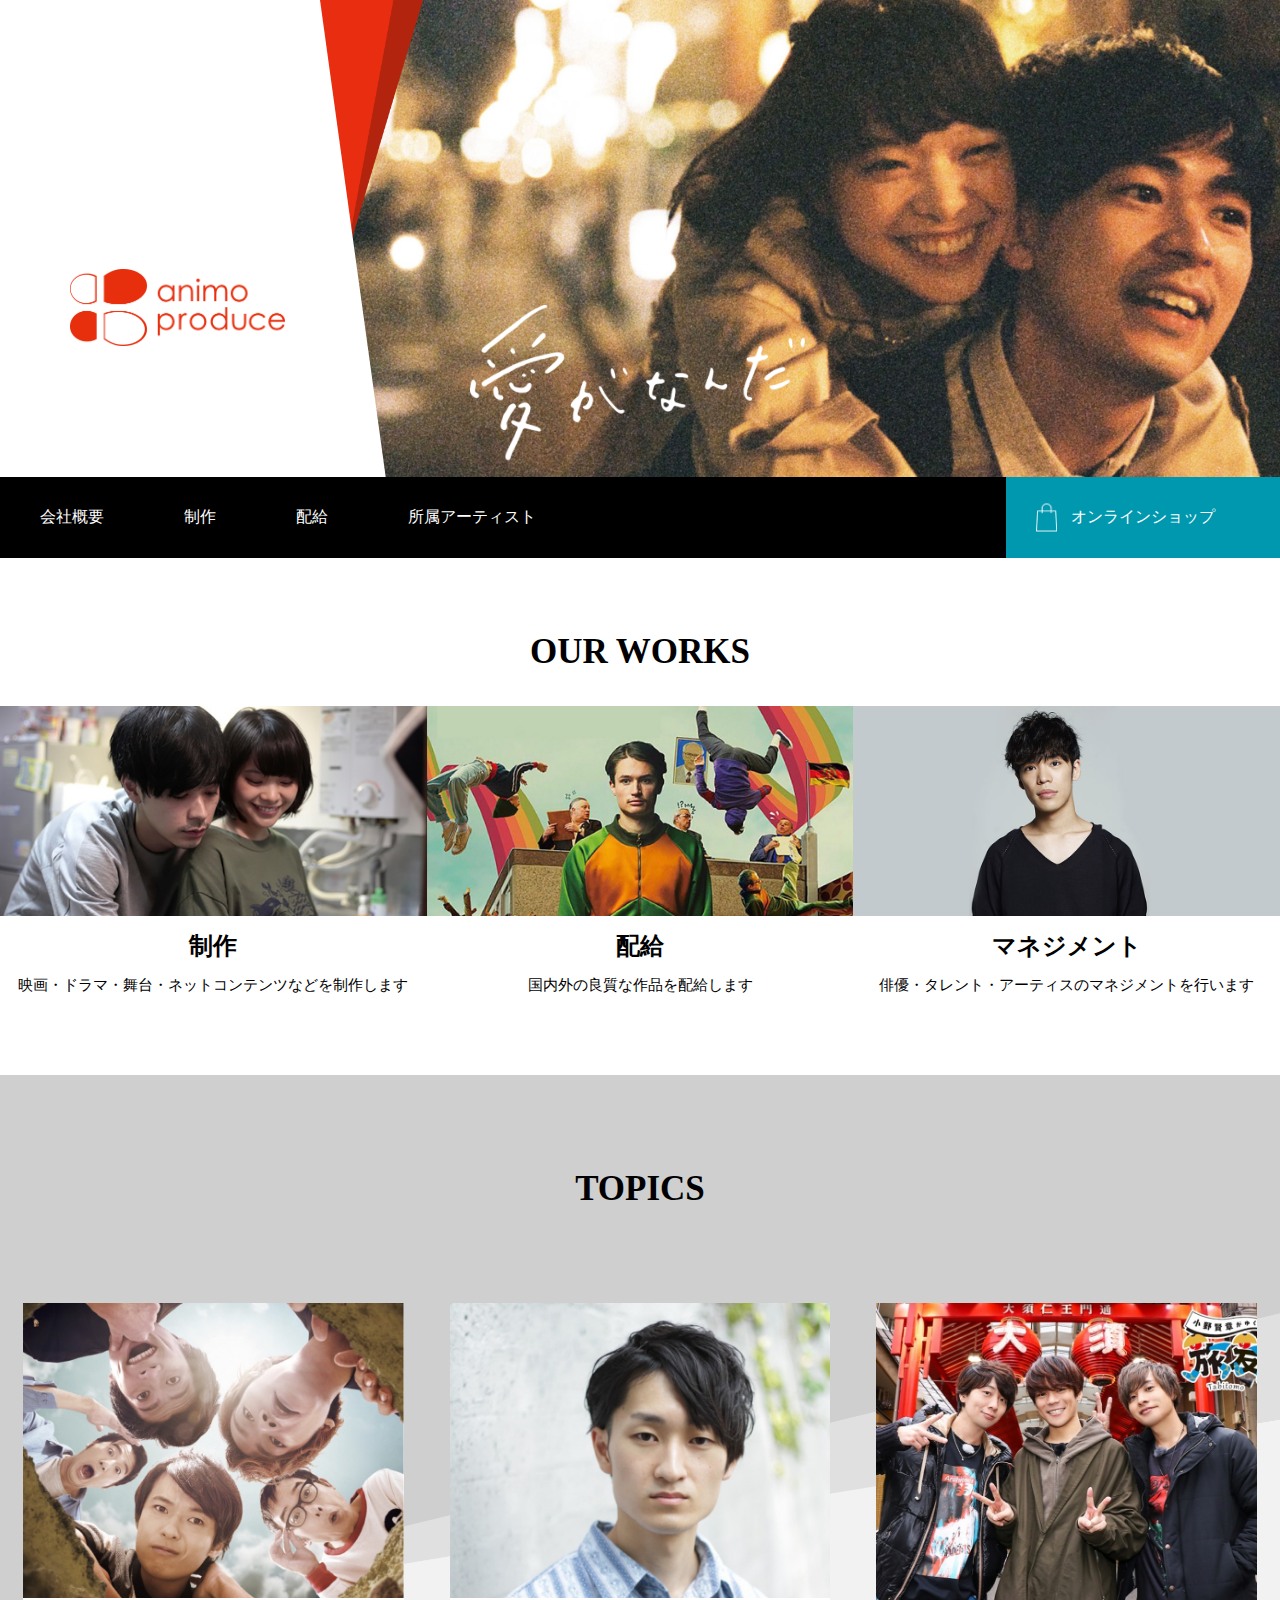
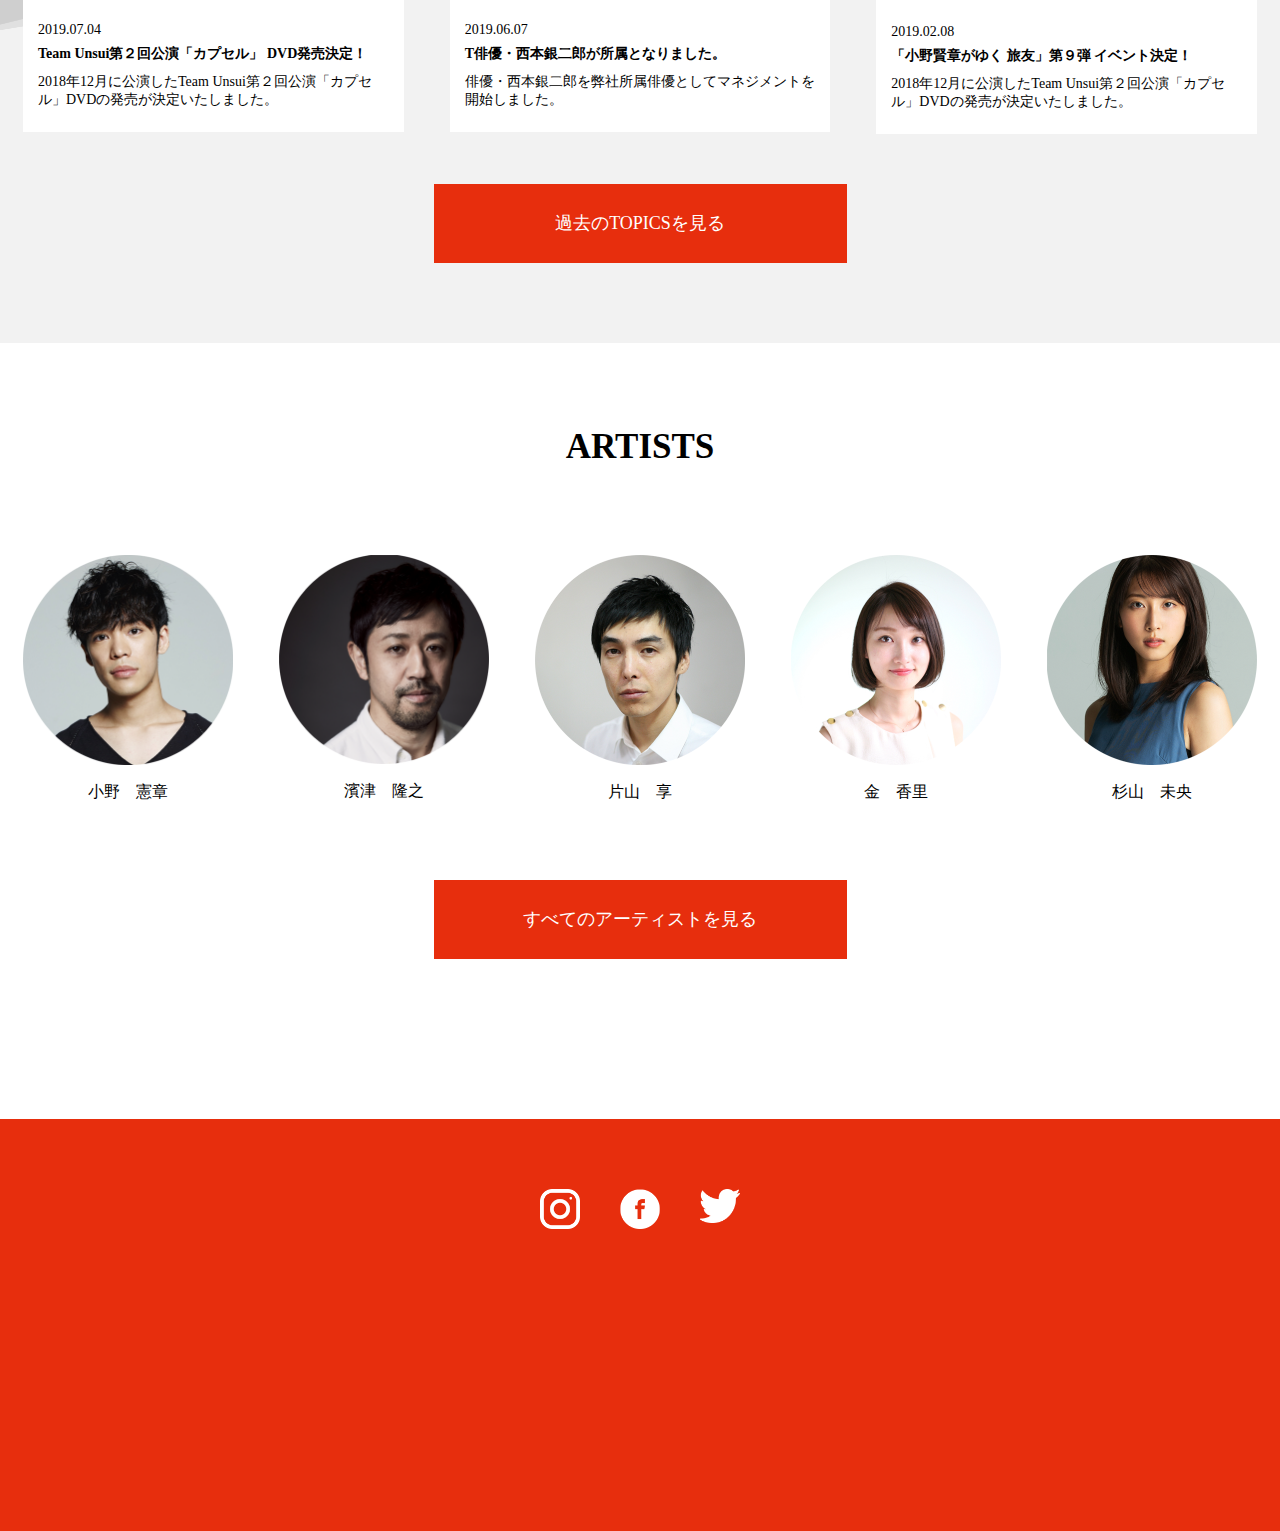
<file: develop/animoproduce/index.html>
<!DOCTYPE html>
<html class="no-js" lang="ja">
  <head>
    <meta charset="utf-8"/>
    <title>animoproduce</title>
    <meta name="description" content=""/>
    <meta name="keywords" content=""/>
    <meta name="viewport" content="width=device-width, initial-scale=1"/>
    <link rel="stylesheet" type="text/css" href="./css/main.css"/>
  <body>
    <div class="container">
      <header id="header" class="header">
        <div class="header_top">
          <h1 class="logo"><a href="/"><img src="./images/logo.png" alt="logo"></a></h1>
          <p class="menuIcon"><a class="menu_trigger" href="#" id="js-menuButton"><span></span><span></span><span></span></a></p>
          <nav class="nav flex" id="js-menu">
            <ul class="row nav_list">
              <li><a href="company.html">会社概要</a></li>
              <li class="dropshow">
                <a href="product.html">制作</a>
                <ul class="dropdown">
                  <li><a href="#">映画</a></li>
                  <li><a href="#">舞台</a></li>
                  <li><a href="#">インターネットコンテンツ</a></li>
                </ul>
              </li>
              <li><a href="topic.html">配給</a></li>
              <li><a href="artist.html">所属アーティスト</a></li>
            </ul>
            <a href="/" class="onlineshop">オンラインショップ</a>
          </nav>
        </div>
        <div class="mv">
          <ul id="list_photo" class="list_photo">
            <li><img src="./images/mv.jpg" alt="animoproduce"></li>
            <li><img src="./images/mv_02.jpg" alt="animoproduce"></li>
            <li><img src="./images/mv_03.jpg" alt="animoproduce"></li>
          </ul>
          <h2><img src="./images/love_txt.png" alt="love"></h2>
        </div>
      </header>
      <!-- end header -->
      <main>
        <section class="top_main">
          <article class="work">
            <h3>OUR WORKS</h2>
            <ul class="flex">
              <li>
                <a href="product.html">
                  <img src="./images/work_01.jpg" alt="work">
                  <div class="work_txt">
                    <h4>制作</h4>
                    <p>映画・ドラマ・舞台・ネットコンテンツなどを制作します</p>
                  </div>
                </a>
              </li>
              <li>
                <a href="topic.html">
                  <img src="./images/work_02.jpg" alt="work">
                  <div class="work_txt">
                    <h4>配給</h4>
                    <p>国内外の良質な作品を配給します</p>
                  </div>
                </a>
              </li>
              <li>
                <a href="#">
                  <img src="./images/work_03.jpg" alt="work">
                  <div class="work_txt">
                    <h4>マネジメント</h4>
                    <p>俳優・タレント・アーティスのマネジメントを行います</p>
                  </div>
                </a>
              </li>
            </ul>
          </article>
          <article class="topic">
            <h3>TOPICS</h2>
            <ul class="flex row">
              <li data-anime="c1">
                <a href="product.html">
                  <img src="./images/topic_01.jpg" alt="topic">
                  <div class="topic_txt">
                    <time datetime="2019-07-04">2019.07.04</time>
                    <p class="txt_bold">Team Unsui第２回公演「カプセル」 DVD発売決定！</p>
                    <p>2018年12月に公演したTeam Unsui第２回公演「カプセル」DVDの発売が決定いたしました。</p>
                  </div>
                </a>
              </li>
              <li>
                <a href="topic.html">
                  <img src="./images/topic_02.jpg" alt="topic">
                  <div class="topic_txt">
                    <time datetime="2019-06-07">2019.06.07</time>
                    <p class="txt_bold">T俳優・西本銀二郎が所属となりました。</p>
                    <p>俳優・西本銀二郎を弊社所属俳優としてマネジメントを開始しました。</p>
                  </div>
                </a>
              </li>
              <li>
                <a href="/">
                  <img src="./images/topic_03.jpg" alt="topic">
                  <div class="topic_txt">
                    <time datetime="2019-02-08">2019.02.08</time>
                    <p class="txt_bold">「小野賢章がゆく 旅友」第９弾 イベント決定！</p>
                    <p>2018年12月に公演したTeam Unsui第２回公演「カプセル」DVDの発売が決定いたしました。</p>
                  </div>
                </a>
              </li>
            </ul>
            <a href="/" class="button">過去のTOPICSを見る</a>
          </article>
          <article class="row artists">
            <h3>ARTISTS</h2>
            <ul class="flex">
              <li><a href=""><img src="./images/artists_01.png" alt="artists"><p>小野　憲章</p></a></li>
              <li><a href=""><img src="./images/artists_02.png" alt="artists"><p>濱津　隆之</p></a></li>
              <li><a href=""><img src="./images/artists_03.png" alt="artists"><p>片山　享</p></a></li>
              <li><a href=""><img src="./images/artists_04.png" alt="artists"><p>金　香里</p></a></li>
              <li><a href=""><img src="./images/artists_05.png" alt="artists"><p>杉山　未央</p></a></li>
            </ul>
            <a href="artist.html" class="button">すべてのアーティストを見る</a>
          </article>
        </section>
      </main>
      <!-- end main -->
      <footer>
        <ul class="flex">
          <li><a href="#"><img src="./images/ins_icon.png" alt="instagram"></a></li>
          <li><a href="#"><img src="./images/fb_icon.png" alt="fb"></a></li>
          <li><a href="#"><img src="./images/tw_icon.png" alt="twiter"></a></li>
        </ul>
      </footer>
      <!-- end footer -->
    </div>
    <!-- <script type="text/javascript" src="http://code.jquery.com/jquery-1.11.0.min.js"></script>
    <script type="text/javascript" src="http://code.jquery.com/jquery-migrate-1.2.1.min.js"></script> -->
    <!-- <script src="https://ajax.googleapis.com/ajax/libs/jquery/1.12.3/jquery.min.js"></script>
    <script src="https://cdnjs.cloudflare.com/ajax/libs/slick-carousel/1.6.0/slick.min.js"></script> -->
    <!-- <script type="text/javascript" src="./js/lib.js"></script>
    <script type="text/javascript" src="./js/slick.min.js"></script> -->
    <script type="text/javascript" src="./js/main.js"></script>
  </body>
</html>
</file>
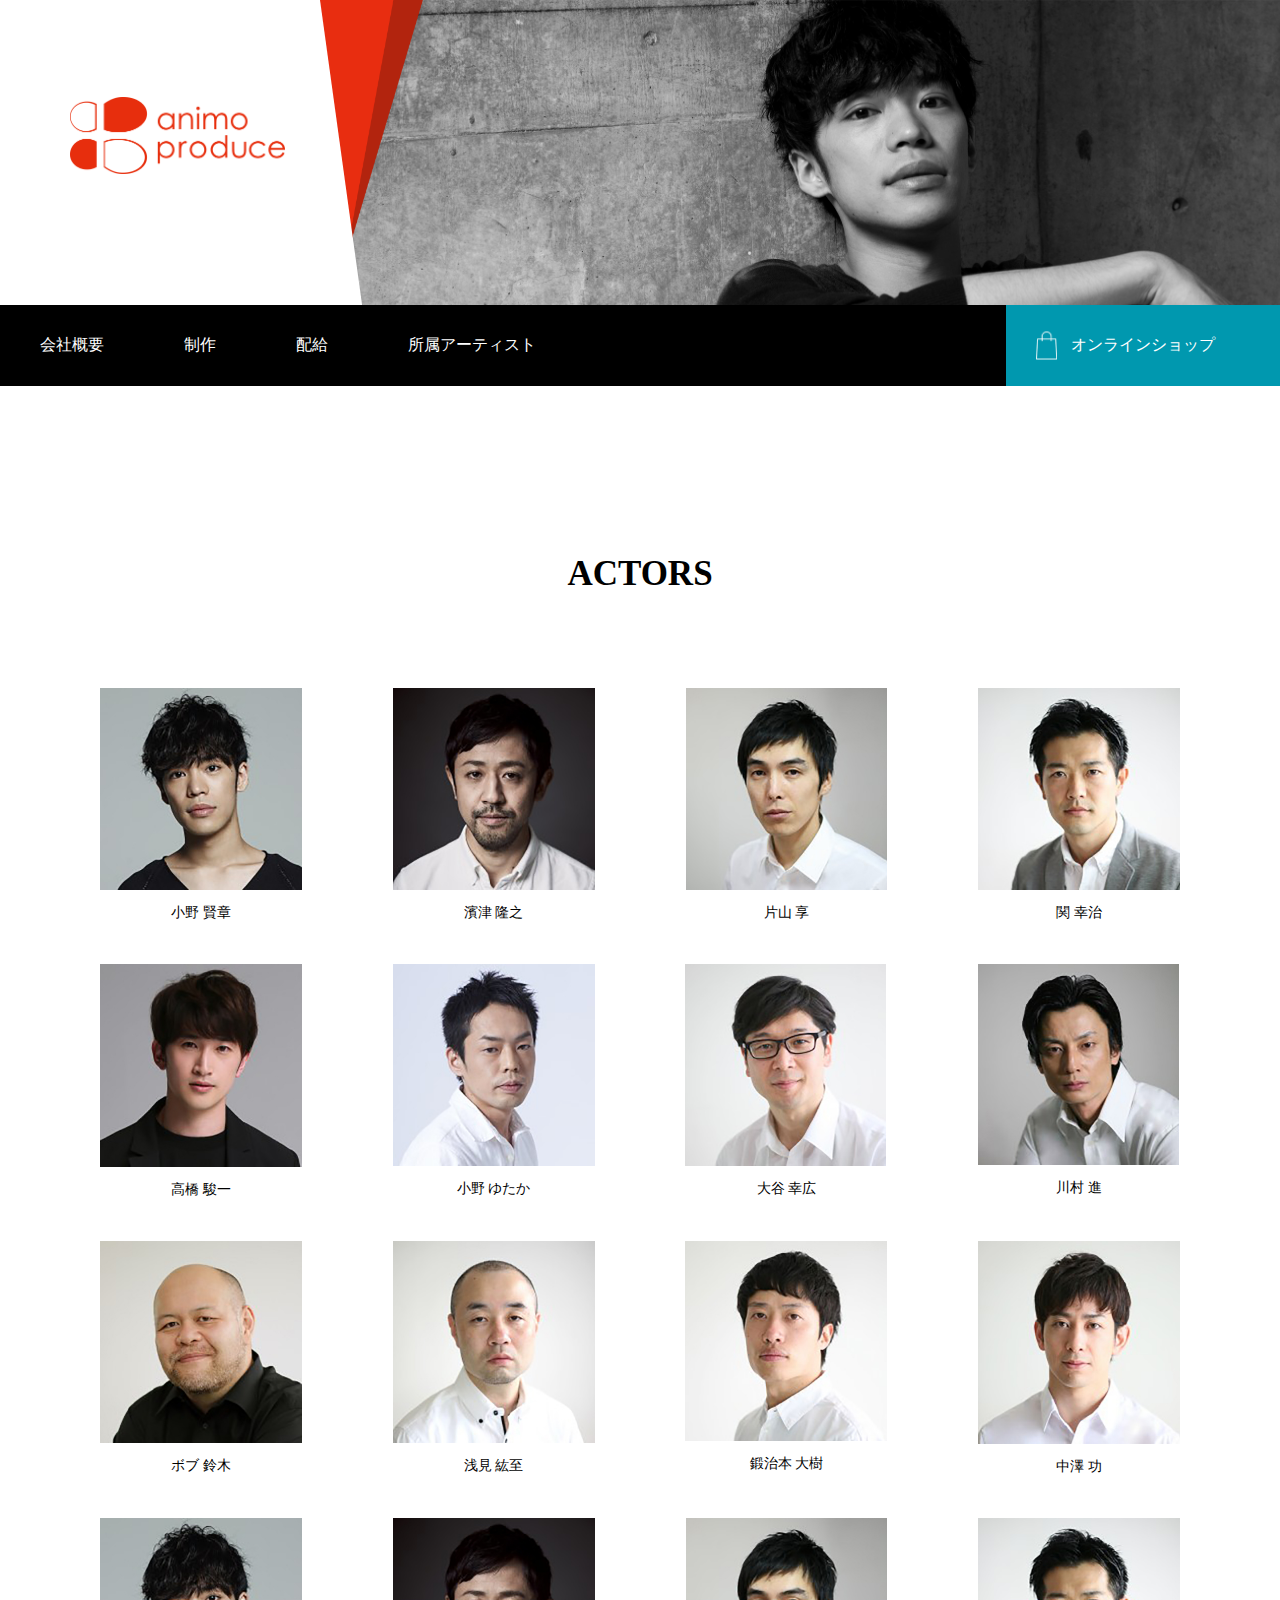
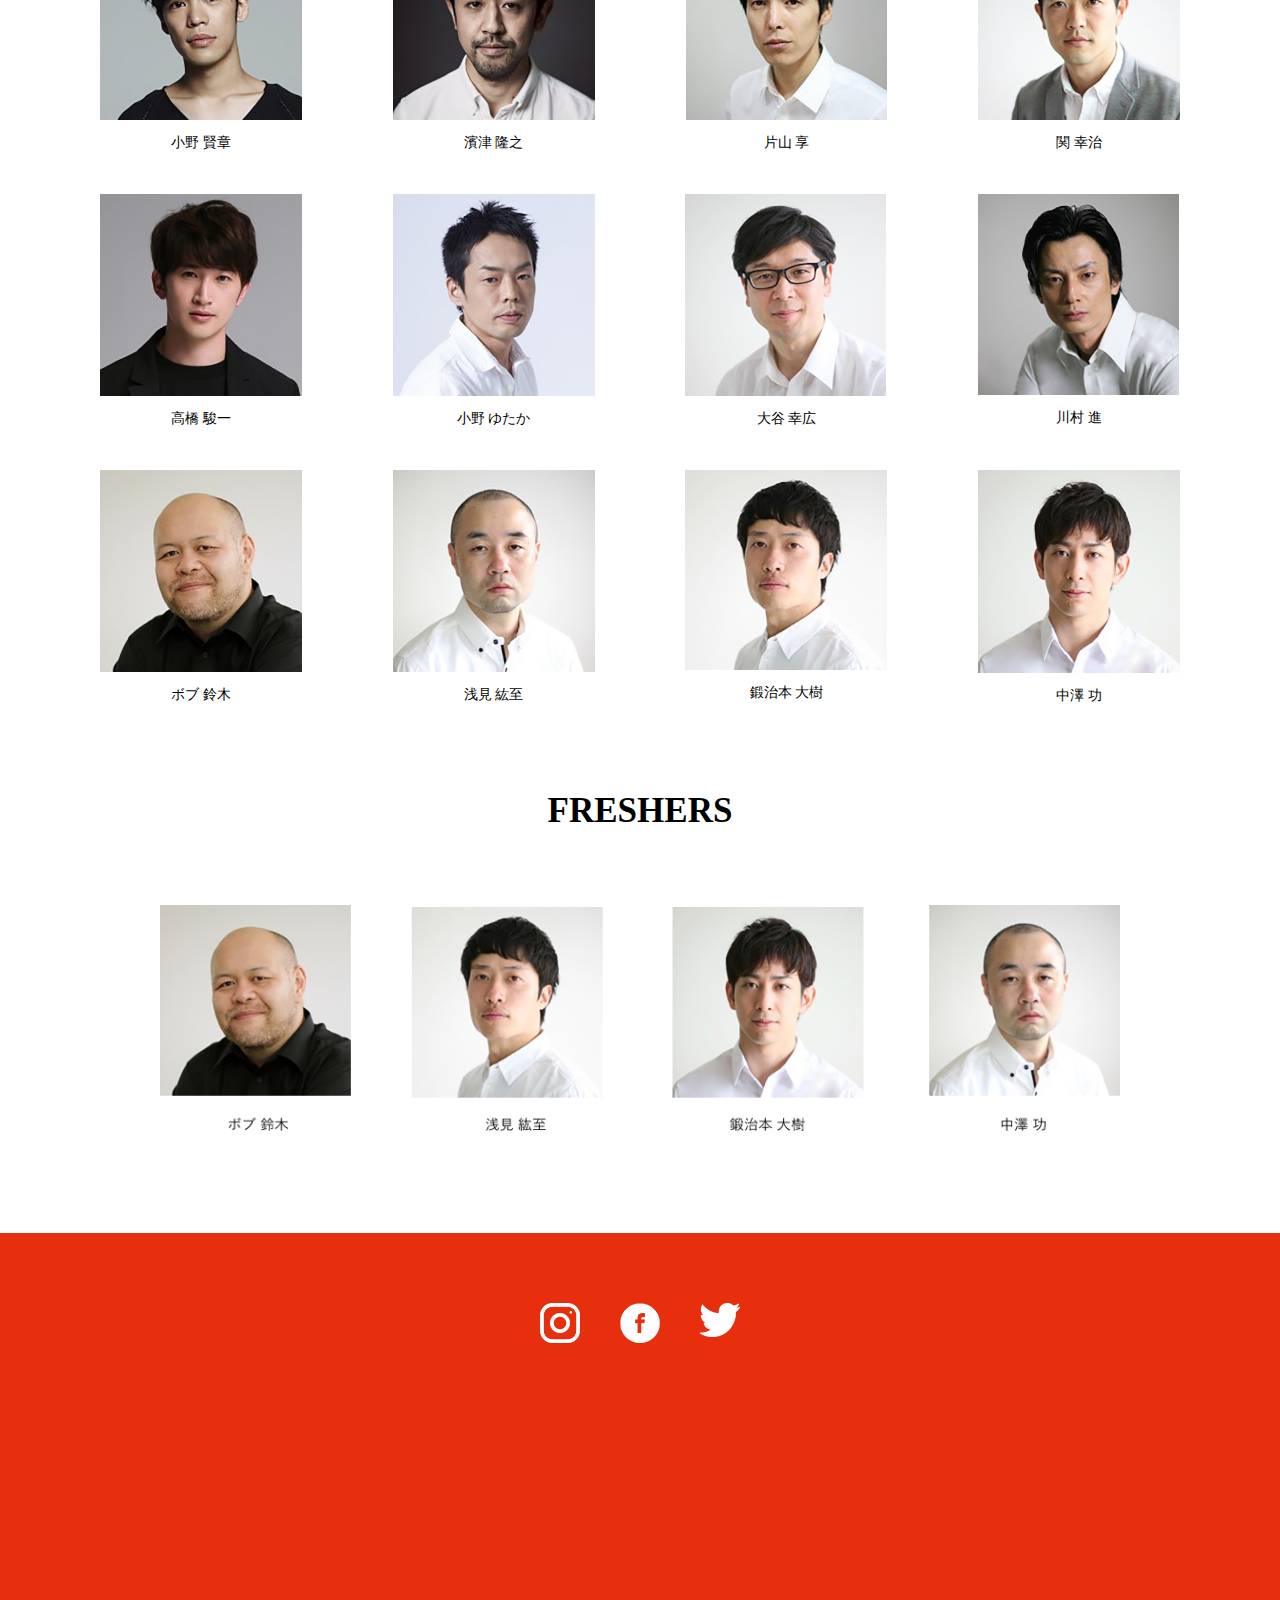
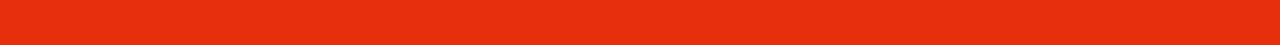
<file: develop/animoproduce/artist.html>
<!DOCTYPE html>
<html class="no-js" lang="ja">
  <head>
    <meta charset="utf-8"/>
    <title>animoproduce</title>
    <meta name="description" content=""/>
    <meta name="keywords" content=""/>
    <meta name="viewport" content="width=device-width, initial-scale=1"/>
    <link rel="stylesheet" type="text/css" href="./css/main.css"/>
  <body>
    <div class="container">
      <header id="header" class="header arr_head">
        <div class="header_top">
          <h1 class="logo"><a href="/"><img src="./images/logo.png" alt="logo"></a></h1>
          <p class="menuIcon"><a class="menu_trigger" href="#" id="js-menuButton"><span></span><span></span><span></span></a></p>
          <nav class="nav flex" id="js-menu">
            <ul class="row">
              <li><a href="company.html">会社概要</a></li>
              <li class="dropshow">
                <a href="product.html">制作</a>
                <ul class="dropdown">
                  <li><a href="#">映画</a></li>
                  <li><a href="#">舞台</a></li>
                  <li><a href="#">インターネットコンテンツ</a></li>
                </ul>
              </li>
              <li><a href="topic.html">配給</a></li>
              <li><a href="artist.html">所属アーティスト</a></li>
            </ul>
            <a href="/" class="onlineshop">オンラインショップ</a>
          </nav>
        </div>
        <div class="mv">
          <figure>
            <img src="./images/artist_mv.jpg" alt="artist">
          </figure>
        </div>
      </header>
      <!-- end header -->
      <main>
        <section class="artist row">
          <h3>ACTORS</h3>
          <ul class="flex artist_list">
            <li><a href="artist_det.html"><img src="./images/artist_01.jpg" alt="ACTORS"><span>小野 賢章</span></a></li>
            <li><a href="artist_det.html"><img src="./images/artist_02.jpg" alt="ACTORS"><span>濱津 隆之</span></a></li>
            <li><a href="artist_det.html"><img src="./images/artist_03.jpg" alt="ACTORS"><span>片山 享</span></a></li>
            <li><a href="artist_det.html"><img src="./images/artist_04.jpg" alt="ACTORS"><span>関 幸治</span></a></li>
            <li><a href="artist_det.html"><img src="./images/artist_05.jpg" alt="ACTORS"><span>高橋 駿一</span></a></li>
            <li><a href="artist_det.html"><img src="./images/artist_06.jpg" alt="ACTORS"><span>小野 ゆたか</span></a></li>
            <li><a href="artist_det.html"><img src="./images/artist_07.jpg" alt="ACTORS"><span>大谷 幸広</span></a></li>
            <li><a href="artist_det.html"><img src="./images/artist_08.jpg" alt="ACTORS"><span>川村 進</span></a></li>
            <li><a href="artist_det.html"><img src="./images/artist_09.jpg" alt="ACTORS"><span>ボブ 鈴木</span></a></li>
            <li><a href="artist_det.html"><img src="./images/artist_10.jpg" alt="ACTORS"><span>浅見 紘至</span></a></li>
            <li><a href="artist_det.html"><img src="./images/artist_11.jpg" alt="ACTORS"><span>鍛治本 大樹</span></a></li>
            <li><a href="artist_det.html"><img src="./images/artist_12.jpg" alt="ACTORS"><span>中澤 功</span></a></li>
            <li><a href="artist_det.html"><img src="./images/artist_01.jpg" alt="ACTORS"><span>小野 賢章</span></a></li>
            <li><a href="artist_det.html"><img src="./images/artist_02.jpg" alt="ACTORS"><span>濱津 隆之</span></a></li>
            <li><a href="artist_det.html"><img src="./images/artist_03.jpg" alt="ACTORS"><span>片山 享</span></a></li>
            <li><a href="artist_det.html"><img src="./images/artist_04.jpg" alt="ACTORS"><span>関 幸治</span></a></li>
            <li><a href="artist_det.html"><img src="./images/artist_05.jpg" alt="ACTORS"><span>高橋 駿一</span></a></li>
            <li><a href="artist_det.html"><img src="./images/artist_06.jpg" alt="ACTORS"><span>小野 ゆたか</span></a></li>
            <li><a href="artist_det.html"><img src="./images/artist_07.jpg" alt="ACTORS"><span>大谷 幸広</span></a></li>
            <li><a href="artist_det.html"><img src="./images/artist_08.jpg" alt="ACTORS"><span>川村 進</span></a></li>
            <li><a href="artist_det.html"><img src="./images/artist_09.jpg" alt="ACTORS"><span>ボブ 鈴木</span></a></li>
            <li><a href="artist_det.html"><img src="./images/artist_10.jpg" alt="ACTORS"><span>浅見 紘至</span></a></li>
            <li><a href="artist_det.html"><img src="./images/artist_11.jpg" alt="ACTORS"><span>鍛治本 大樹</span></a></li>
            <li><a href="artist_det.html"><img src="./images/artist_12.jpg" alt="ACTORS"><span>中澤 功</span></a></li>
          </ul>
          <div class="fresher">
            <h3>FRESHERS</h3>
            <figure><img src="./images/fresher.png" alt="fresher"></figure>
          </div>
        </section>
      </main>
      <!-- end main -->
      <footer>
        <ul class="flex">
          <li><a href="/"><img src="./images/ins_icon.png" alt="instagram"></a></li>
          <li><a href="/"><img src="./images/fb_icon.png" alt="fb"></a></li>
          <li><a href="/"><img src="./images/tw_icon.png" alt="twiter"></a></li>
        </ul>
      </footer>
      <!-- end footer -->
    </div>
    <!-- <script type="text/javascript" src="http://code.jquery.com/jquery-1.11.0.min.js"></script>
    <script type="text/javascript" src="http://code.jquery.com/jquery-migrate-1.2.1.min.js"></script> -->
    <!-- <script src="https://ajax.googleapis.com/ajax/libs/jquery/1.12.3/jquery.min.js"></script>
    <script src="https://cdnjs.cloudflare.com/ajax/libs/slick-carousel/1.6.0/slick.min.js"></script> -->
    <!-- <script type="text/javascript" src="./js/lib.js"></script>
    <script type="text/javascript" src="./js/slick.min.js"></script> -->
    <script type="text/javascript" src="./js/main.js"></script>
  </body>
</html>
</file>
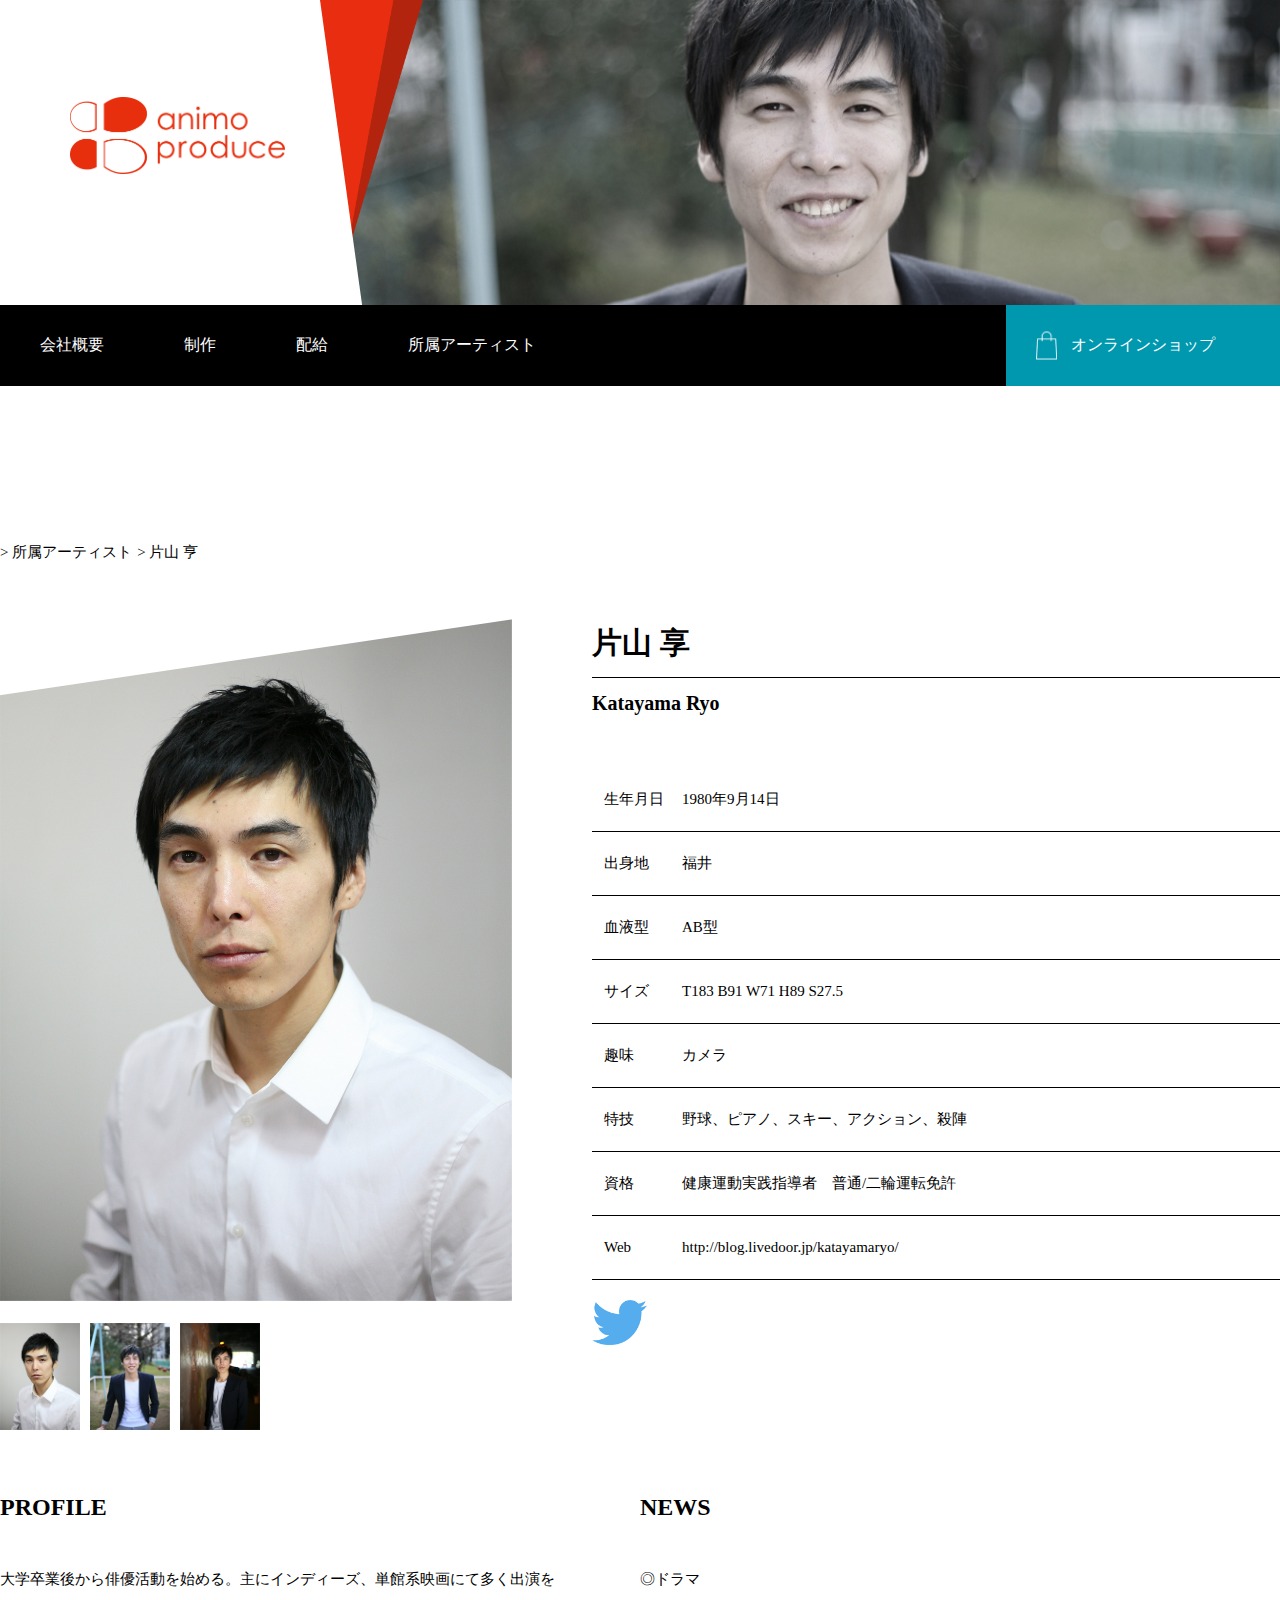
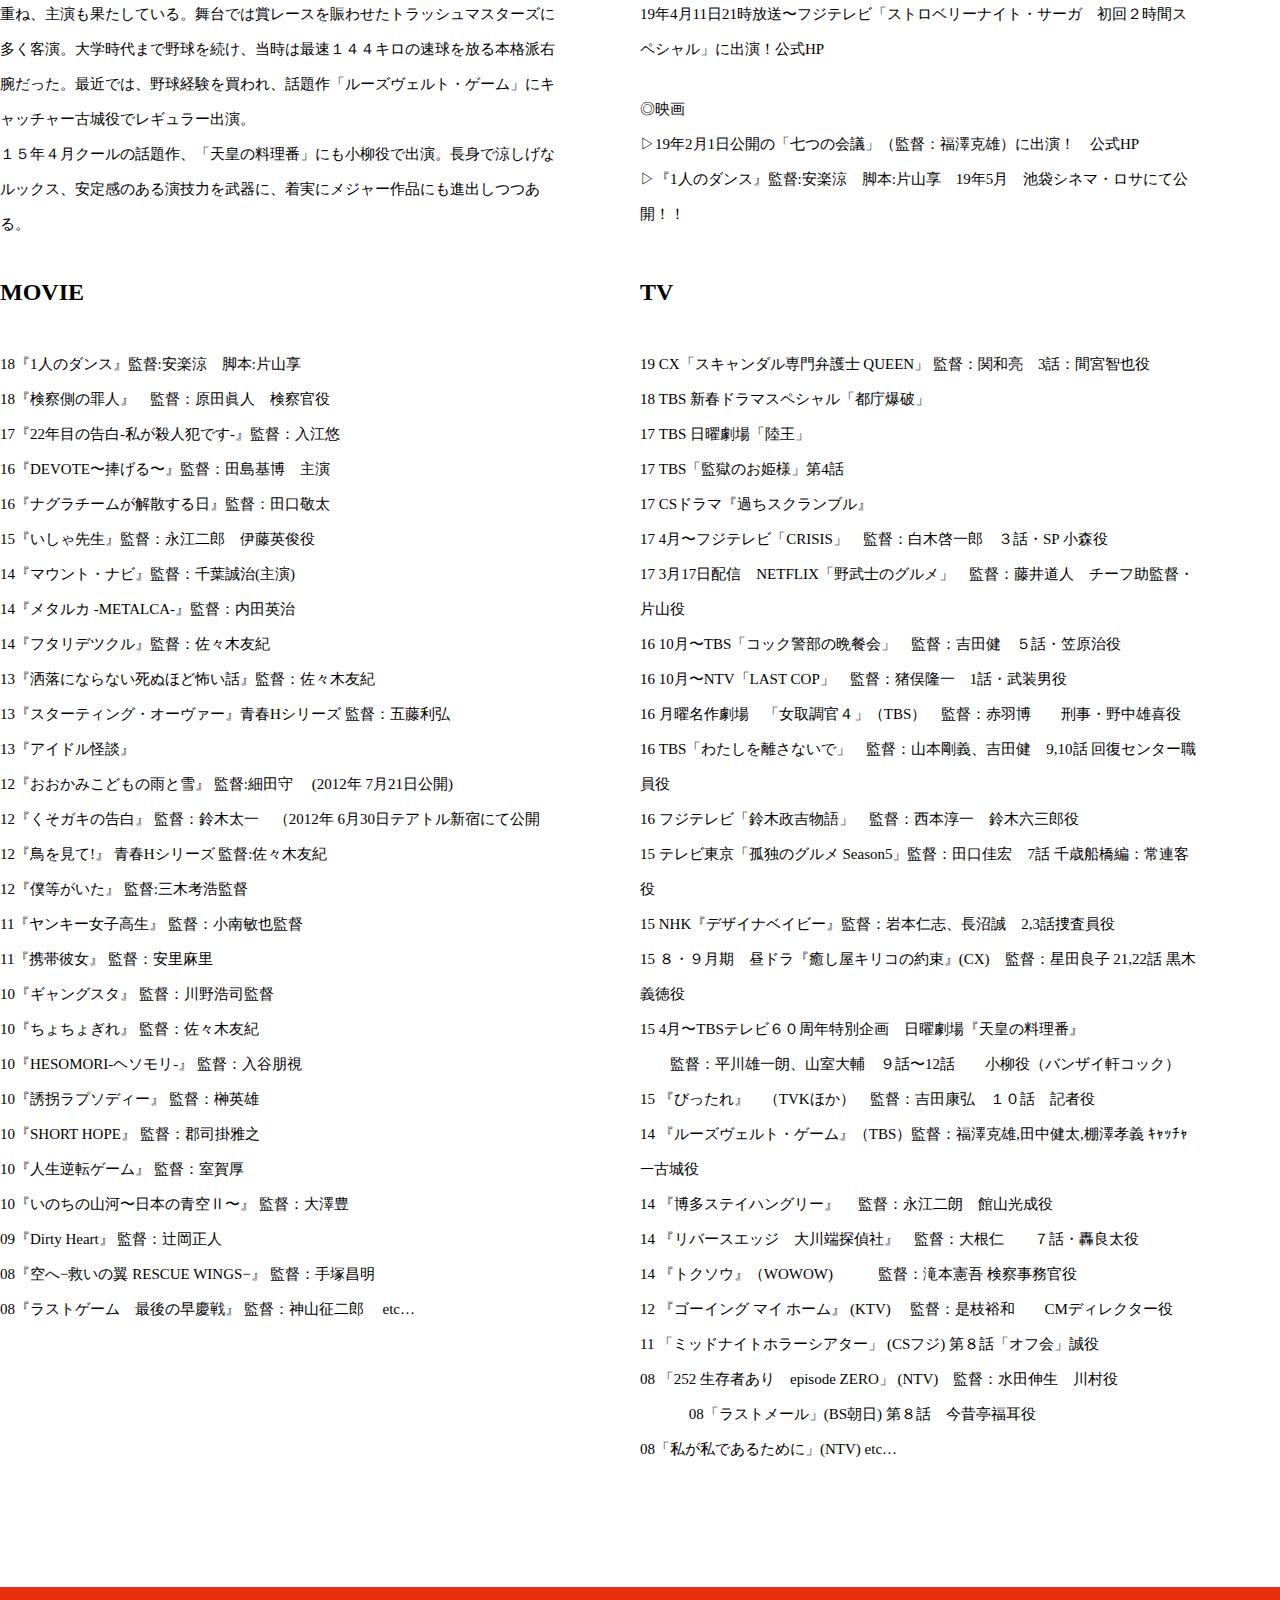
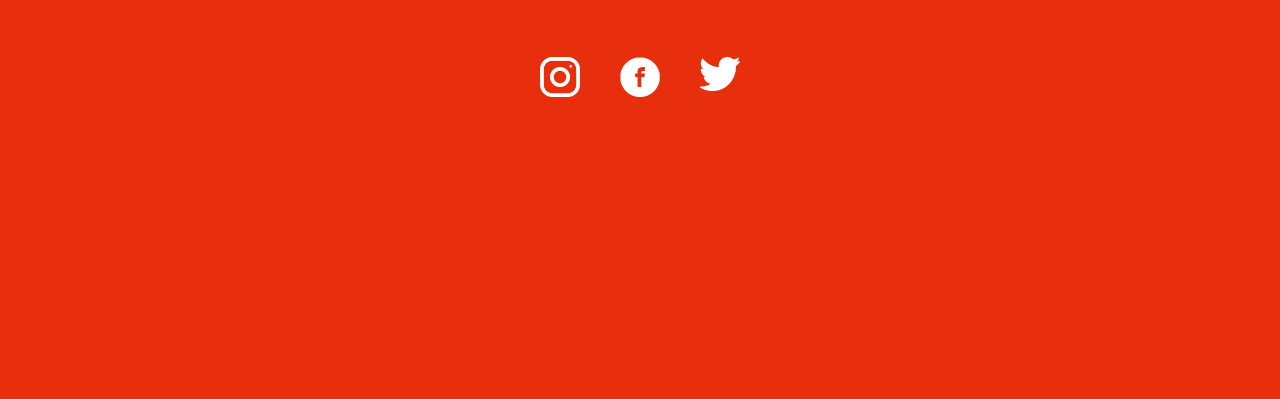
<file: develop/animoproduce/artist_det.html>
<!DOCTYPE html>
<html class="no-js" lang="ja">
  <head>
    <meta charset="utf-8"/>
    <title>animoproduce</title>
    <meta name="description" content=""/>
    <meta name="keywords" content=""/>
    <meta name="viewport" content="width=device-width, initial-scale=1"/>
    <link rel="stylesheet" type="text/css" href="./css/main.css"/>
  <body>
    <div class="container">
      <header id="header" class="header arr_head">
        <div class="header_top">
          <h1 class="logo"><a href="/"><img src="./images/logo.png" alt="logo"></a></h1>
          <p class="menuIcon"><a class="menu_trigger" href="#" id="js-menuButton"><span></span><span></span><span></span></a></p>
          <nav class="nav flex" id="js-menu">
            <ul class="row">
              <li><a href="company.html">会社概要</a></li>
              <li class="dropshow">
                <a href="product.html">制作</a>
                <ul class="dropdown">
                  <li><a href="#">映画</a></li>
                  <li><a href="#">舞台</a></li>
                  <li><a href="#">インターネットコンテンツ</a></li>
                </ul>
              </li>
              <li><a href="topic.html">配給</a></li>
              <li><a href="artist.html">所属アーティスト</a></li>
            </ul>
            <a href="/" class="onlineshop">オンラインショップ</a>
          </nav>
        </div>
        <div class="mv">
          <figure>
            <img src="./images/artist_det_mv.jpg" alt="artist">
          </figure>
        </div>
      </header>
      <!-- end header -->
      <main>
        <section class="artist row">
          <ul class="flex artist_breadcrumb">
            <li><a href="artist.html">> 所属アーティスト</a></li>
            <li><a href="artist_det.html">> 片山 亨</a></li>
          </ul>
          <article class="artist_intro flex">
            <div class="intro_photo">
              <img id="largeImage" src="./images/actor_01_large.jpg" alt="actor">
              <ul class="sub_img flex" id="thumbs">
                <li><img src="./images/actor_01_thumb.jpg" alt="actor"></li>
                <li><img src="./images/actor_02_thumb.jpg" alt="actor"></li>
                <li><img src="./images/actor_03_thumb.jpg" alt="actor"></li>
              </ul>
            </div>
            <div class="intro_info">
              <h4>片山 享<span>Katayama Ryo</span></h4>
              <dl>
                <dt>生年月日</dt>
                <dd>1980年9月14日</dd>
              </dl>
              <dl>
                <dt>出身地</dt>
                <dd>福井</dd>
              </dl>
              <dl>
                <dt>血液型</dt>
                <dd>AB型</dd>
              </dl>
              <dl>
                <dt>サイズ</dt>
                <dd>T183 B91 W71 H89 S27.5</dd>
              </dl>
              <dl>
                <dt>趣味</dt>
                <dd>カメラ</dd>
              </dl>
              <dl>
                <dt>特技</dt>
                <dd>野球、ピアノ、スキー、アクション、殺陣</dd>
              </dl>
              <dl>
                <dt>資格</dt>
                <dd>健康運動実践指導者　普通/二輪運転免許</dd>
              </dl>
              <dl>
                <dt>Web</dt>
                <dd>http://blog.livedoor.jp/katayamaryo/</dd>
              </dl>
              <figure>
                <img src="./images/twiter_icon.png" alt="twiter">
              </figure>
            </div>
          </article>
          <article class="artist_blog">
            <div class="bg_cv">
              <div class="blog_inner">
                <h4>PROFILE</h4>
                <p>大学卒業後から俳優活動を始める。主にインディーズ、単館系映画にて多く出演を重ね、主演も果たしている。舞台では賞レースを賑わせたトラッシュマスターズに多く客演。大学時代まで野球を続け、当時は最速１４４キロの速球を放る本格派右腕だった。最近では、野球経験を買われ、話題作「ルーズヴェルト・ゲーム」にキャッチャー古城役でレギュラー出演。<br>
                １５年４月クールの話題作、「天皇の料理番」にも小柳役で出演。長身で涼しげなルックス、安定感のある演技力を武器に、着実にメジャー作品にも進出しつつある。</p>
              </div>
              <div class="blog_inner">
                <h4>NEWS</h4>
                <p>◎ドラマ<br>19年4月11日21時放送〜フジテレビ「ストロベリーナイト・サーガ　初回２時間スペシャル」に出演！公式HP</p>
                <p>◎映画<br>
                  ▷19年2月1日公開の「七つの会議」（監督：福澤克雄）に出演！　公式HP<br />
                  ▷『1人のダンス』監督:安楽涼　脚本:片山享　19年5月　池袋シネマ・ロサにて公開！！</p>
              </div>
            </div>
            <div class="blog_inner">
              <h4>MOVIE</h4>
              <p>
                  18『1人のダンス』監督:安楽涼　脚本:片山享<br />
                  18『検察側の罪人』　監督：原田眞人　検察官役<br />
                  17『22年目の告白-私が殺人犯です-』監督：入江悠<br />
                  16『DEVOTE〜捧げる〜』監督：田島基博　主演<br />
                  16『ナグラチームが解散する日』監督：田口敬太<br />
                  15『いしゃ先生』監督：永江二郎　伊藤英俊役<br />
                  14『マウント・ナビ』監督：千葉誠治(主演)<br />
                  14『メタルカ -METALCA-』監督：内田英治<br />
                  14『フタリデツクル』監督：佐々木友紀<br />
                  13『洒落にならない死ぬほど怖い話』監督：佐々木友紀<br />
                  13『スターティング・オーヴァー』青春Hシリーズ 監督：五藤利弘<br />
                  13『アイドル怪談』<br />
                  12『おおかみこどもの雨と雪』 監督:細田守 　(2012年 7月21日公開)<br />
                  12『くそガキの告白』 監督：鈴木太一　（2012年 6月30日テアトル新宿にて公開<br />
                  12『鳥を見て!』 青春Hシリーズ 監督:佐々木友紀<br />
                  12『僕等がいた』 監督:三木考浩監督<br />
                  11『ヤンキー女子高生』 監督：小南敏也監督<br />
                  11『携帯彼女』 監督：安里麻里<br />
                  10『ギャングスタ』 監督：川野浩司監督<br />
                  10『ちょちょぎれ』 監督：佐々木友紀<br />
                  10『HESOMORI-ヘソモリ-』 監督：入谷朋視<br />
                  10『誘拐ラプソディー』 監督：榊英雄<br />
                  10『SHORT HOPE』 監督：郡司掛雅之<br />
                  10『人生逆転ゲーム』 監督：室賀厚<br />
                  10『いのちの山河〜日本の青空Ⅱ〜』 監督：大澤豊<br />
                  09『Dirty Heart』 監督：辻岡正人<br />
                  08『空へ−救いの翼 RESCUE WINGS−』 監督：手塚昌明<br />
                  08『ラストゲーム　最後の早慶戦』 監督：神山征二郎　 etc…<br />
              </p>
            </div>
            <div class="blog_inner">
              <h4>TV</h4>
              <p>
                19 CX「スキャンダル専門弁護士 QUEEN」 監督：関和亮　3話：間宮智也役<br />
                18 TBS 新春ドラマスペシャル「都庁爆破」<br />
                17 TBS 日曜劇場「陸王」<br />
                17 TBS「監獄のお姫様」第4話<br />
                17 CSドラマ『過ちスクランブル』<br />
                17 4月〜フジテレビ「CRISIS」　監督：白木啓一郎　３話・SP 小森役<br />
                17 3月17日配信　NETFLIX「野武士のグルメ」　監督：藤井道人　チーフ助監督・片山役<br />
                16 10月〜TBS「コック警部の晩餐会」　監督：吉田健　５話・笠原治役<br />
                16 10月〜NTV「LAST COP」　監督：猪俣隆一　1話・武装男役<br />
                16 月曜名作劇場　「女取調官４」（TBS）　監督：赤羽博　　刑事・野中雄喜役<br />
                16 TBS「わたしを離さないで」　監督：山本剛義、吉田健　9,10話 回復センター職員役<br />
                16 フジテレビ「鈴木政吉物語」　監督：西本淳一　鈴木六三郎役<br />
                15 テレビ東京「孤独のグルメ Season5」監督：田口佳宏　7話 千歳船橋編：常連客役<br />
                15 NHK『デザイナベイビー』監督：岩本仁志、長沼誠　2,3話捜査員役<br />
                15 ８・９月期　昼ドラ『癒し屋キリコの約束』(CX)　監督：星田良子 21,22話 黒木義徳役<br />
                15 4月〜TBSテレビ６０周年特別企画　日曜劇場『天皇の料理番』<br />
                　　監督：平川雄一朗、山室大輔　９話〜12話　　小柳役（バンザイ軒コック）<br />
                15 『びったれ』　（TVKほか）　監督：吉田康弘　１０話　記者役<br />
                14 『ルーズヴェルト・ゲーム』（TBS）監督：福澤克雄,田中健太,棚澤孝義 ｷｬｯﾁｬー古城役<br />
                14 『博多ステイハングリー』 　監督：永江二朗　館山光成役<br />
                14 『リバースエッジ　大川端探偵社』　監督：大根仁　　７話・轟良太役<br />
                14 『トクソウ』（WOWOW)　　　監督：滝本憲吾 検察事務官役<br />
                12 『ゴーイング マイ ホーム』 (KTV) 　監督：是枝裕和　　CMディレクター役<br />
                11 「ミッドナイトホラーシアター」 (CSフジ) 第８話「オフ会」誠役<br />
                08 「252 生存者あり　episode ZERO」 (NTV)　監督：水田伸生　川村役　<br />　　　
                08「ラストメール」(BS朝日) 第８話　今昔亭福耳役<br />
                08「私が私であるために」(NTV) etc…<br />
              </p>
            </div>
          </article>
        </section>
      </main>
      <!-- end main -->
      <footer>
        <ul class="flex">
          <li><a href="#"><img src="./images/ins_icon.png" alt="instagram"></a></li>
          <li><a href="#"><img src="./images/fb_icon.png" alt="fb"></a></li>
          <li><a href="#"><img src="./images/tw_icon.png" alt="twiter"></a></li>
        </ul>
      </footer>
      <!-- end footer -->
    </div>
    <!-- <script type="text/javascript" src="http://code.jquery.com/jquery-1.11.0.min.js"></script>
    <script type="text/javascript" src="http://code.jquery.com/jquery-migrate-1.2.1.min.js"></script> -->
    <!-- <script src="https://ajax.googleapis.com/ajax/libs/jquery/1.12.3/jquery.min.js"></script>
    <script src="https://cdnjs.cloudflare.com/ajax/libs/slick-carousel/1.6.0/slick.min.js"></script> -->
    <!-- <script type="text/javascript" src="./js/lib.js"></script>
    <script type="text/javascript" src="./js/slick.min.js"></script> -->
    <script type="text/javascript" src="./js/main.js"></script>
  </body>
</html>
</file>
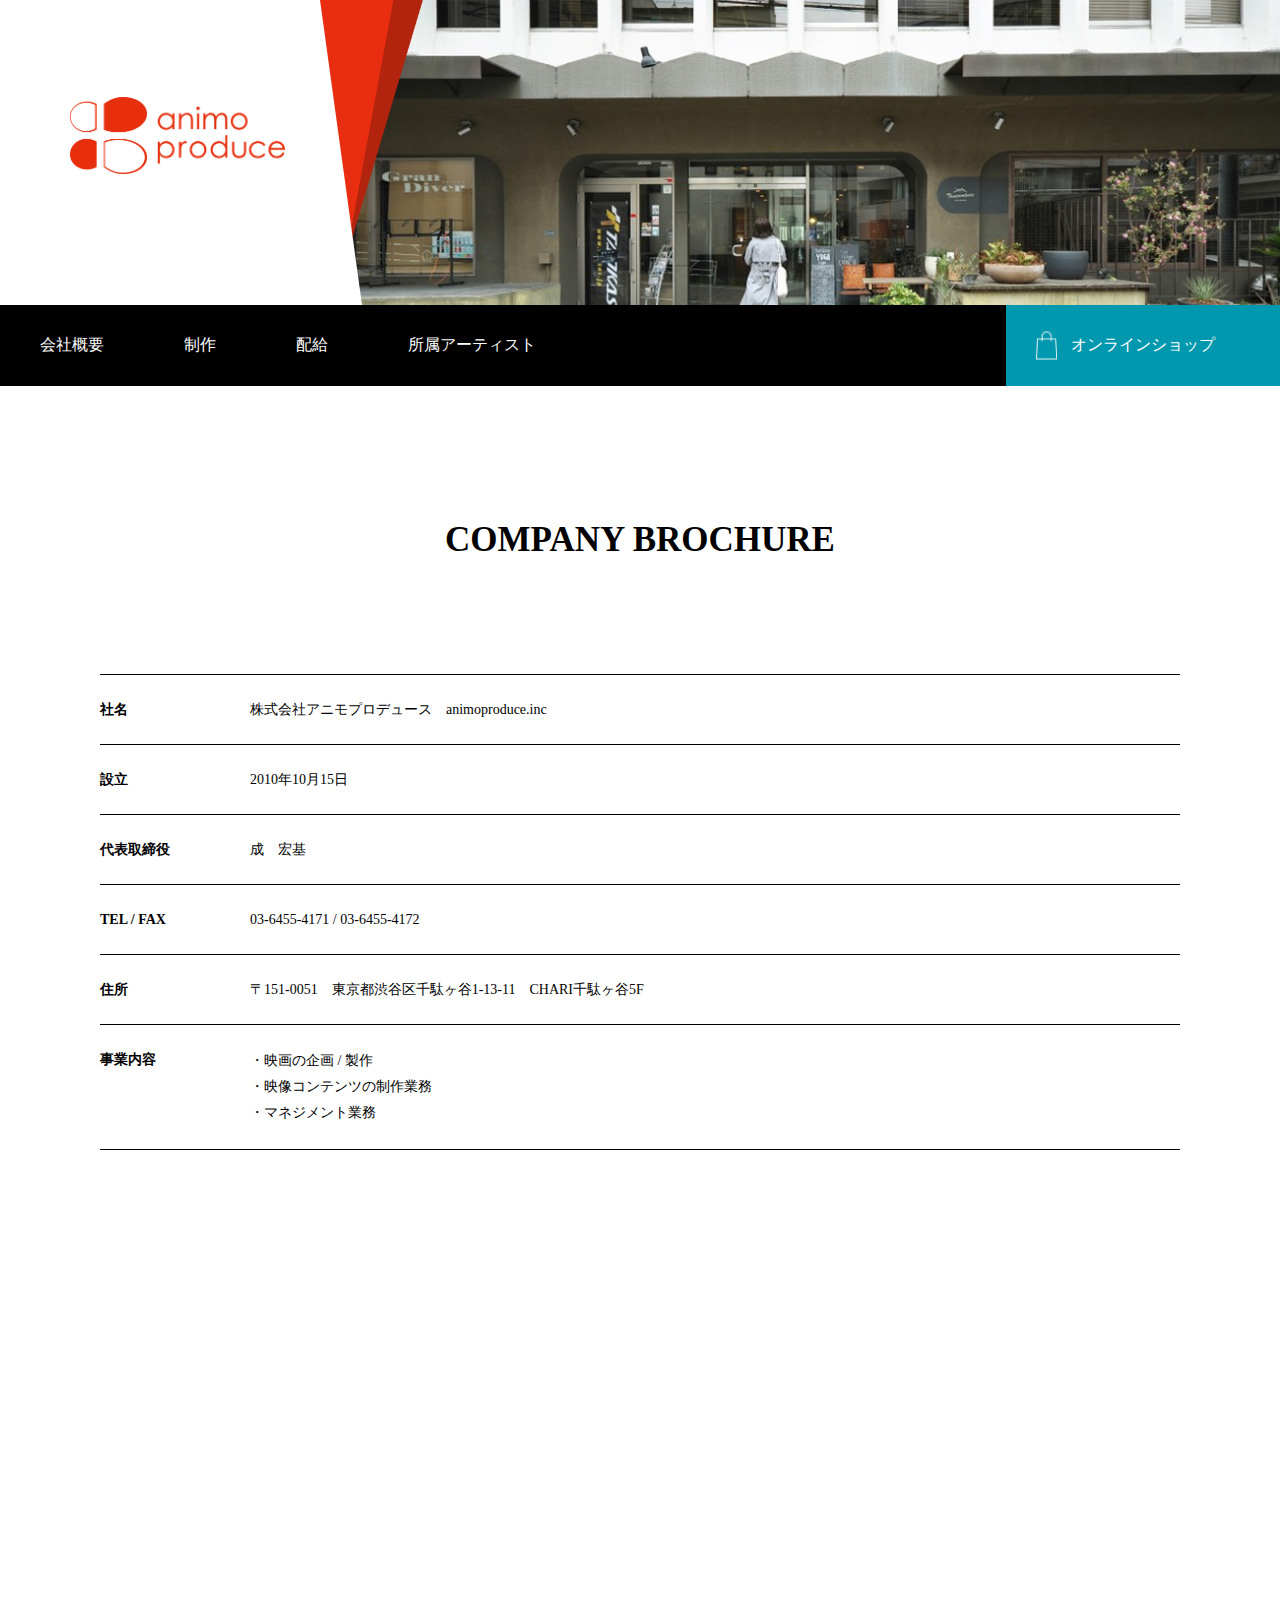
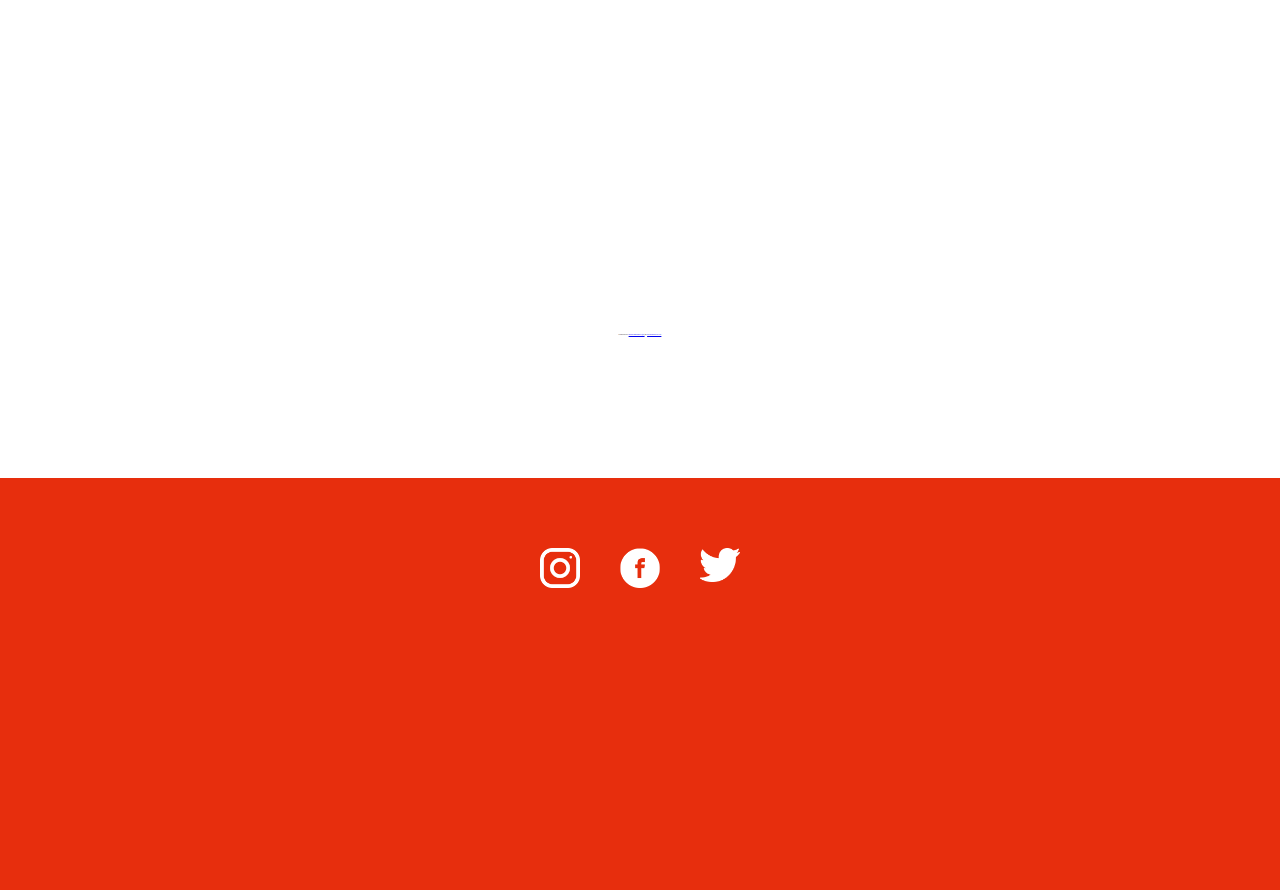
<file: develop/animoproduce/company.html>
<!DOCTYPE html>
<html class="no-js" lang="ja">
  <head>
    <meta charset="utf-8"/>
    <title>animoproduce</title>
    <meta name="description" content=""/>
    <meta name="keywords" content=""/>
    <meta name="viewport" content="width=device-width, initial-scale=1"/>
    <link rel="stylesheet" type="text/css" href="./css/main.css"/>
  <body>
    <div class="container">
      <header id="header" class="header">
        <div class="header_top header_sub">
          <h1 class="logo"><a href="/"><img src="./images/logo.png" alt="logo"></a></h1>
          <p class="menuIcon"><a class="menu_trigger" href="#" id="js-menuButton"><span></span><span></span><span></span></a></p>
          <nav class="nav flex" id="js-menu">
            <ul class="row">
              <li><a href="company.html">会社概要</a></li>
              <li class="dropshow">
                <a href="product.html">制作</a>
                <ul class="dropdown">
                  <li><a href="#">映画</a></li>
                  <li><a href="#">舞台</a></li>
                  <li><a href="#">インターネットコンテンツ</a></li>
                </ul>
              </li>
              <li><a href="topic.html">配給</a></li>
              <li><a href="artist.html">所属アーティスト</a></li>
            </ul>
            <a href="/" class="onlineshop">オンラインショップ</a>
          </nav>
        </div>
        <div class="mv">
          <figure>
            <img src="./images/company_mv.jpg" alt="company">
          </figure>
        </div>
      </header>
      <!-- end header -->
      <main>
        <section class="company row">
          <h3>COMPANY BROCHURE</h3>
          <div class="company_info">
            <dl class="flex">
              <dt>社名</dt>
              <dd>株式会社アニモプロデュース　animoproduce.inc</dd>
            </dl>
            <dl class="flex">
              <dt>設立</dt>
              <dd>2010年10月15日</dd>
            </dl>
            <dl class="flex">
              <dt>代表取締役</dt>
              <dd>成　宏基</dd>
            </dl>
            <dl class="flex">
              <dt>TEL / FAX</dt>
              <dd><a href="tel: 03-6455-4171">03-6455-4171</a> / 03-6455-4172</dd>
            </dl>
            <dl class="flex">
              <dt>住所</dt>
              <dd>〒151-0051　東京都渋谷区千駄ヶ谷1-13-11　CHARI千駄ヶ谷5F</dd>
            </dl>
            <dl class="flex">
              <dt>事業内容</dt>
              <dd>
                <p>・映画の企画 / 製作</p>
                <p>・映像コンテンツの制作業務</p>
                <p>・マネジメント業務</p>
              </dd>
            </dl>
          </div>
          <div style="width: 100%;position: relative;"><iframe width="100%" src="https://maps.google.com/maps?width=700&amp;height=440&amp;hl=en&amp;q=Tokyo%E3%80%92151-0051%E3%80%80%E6%9D%B1%E4%BA%AC%E9%83%BD%E6%B8%8B%E8%B0%B7%E5%8C%BA%E5%8D%83%E9%A7%84%E3%83%B6%E8%B0%B71-13-11%E3%80%80CHARI%E5%8D%83%E9%A7%84%E3%83%B6%E8%B0%B75F%2C%20Japan+(GOBLIN.%E5%8D%83%E9%A7%84%E3%83%B6%E8%B0%B7%E5%BA%97)&amp;ie=UTF8&amp;t=&amp;z=10&amp;iwloc=B&amp;output=embed" frameborder="0" scrolling="no" marginheight="0" marginwidth="0"></iframe><div style="position: absolute;width: 80%;bottom: 10px;left: 0;right: 0;margin-left: auto;margin-right: auto;color: #000;text-align: center;"><small style="line-height: 1.8;font-size: 2px;background: #fff;">Powered by <a href="http://www.googlemapsgenerator.com/pt/">googlemapsgen (pt)</a> & <a href="http://notariskosten.nu/">notariskosten Site</a></small></div><style>#gmap_canvas img{max-width:none!important;background:none!important}</style></div><br />
        </section>
      </main>
      <!-- end main -->
      <footer>
        <ul class="flex">
          <li><a href="#"><img src="./images/ins_icon.png" alt="instagram"></a></li>
          <li><a href="#"><img src="./images/fb_icon.png" alt="fb"></a></li>
          <li><a href="#"><img src="./images/tw_icon.png" alt="twiter"></a></li>
        </ul>
      </footer>
      <!-- end footer -->
    </div>
    <!-- <script type="text/javascript" src="http://code.jquery.com/jquery-1.11.0.min.js"></script>
    <script type="text/javascript" src="http://code.jquery.com/jquery-migrate-1.2.1.min.js"></script> -->
    <!-- <script src="https://ajax.googleapis.com/ajax/libs/jquery/1.12.3/jquery.min.js"></script>
    <script src="https://cdnjs.cloudflare.com/ajax/libs/slick-carousel/1.6.0/slick.min.js"></script> -->
    <!-- <script type="text/javascript" src="./js/lib.js"></script>
    <script type="text/javascript" src="./js/slick.min.js"></script> -->
    <script type="text/javascript" src="./js/main.js"></script>
  </body>
</html>
</file>
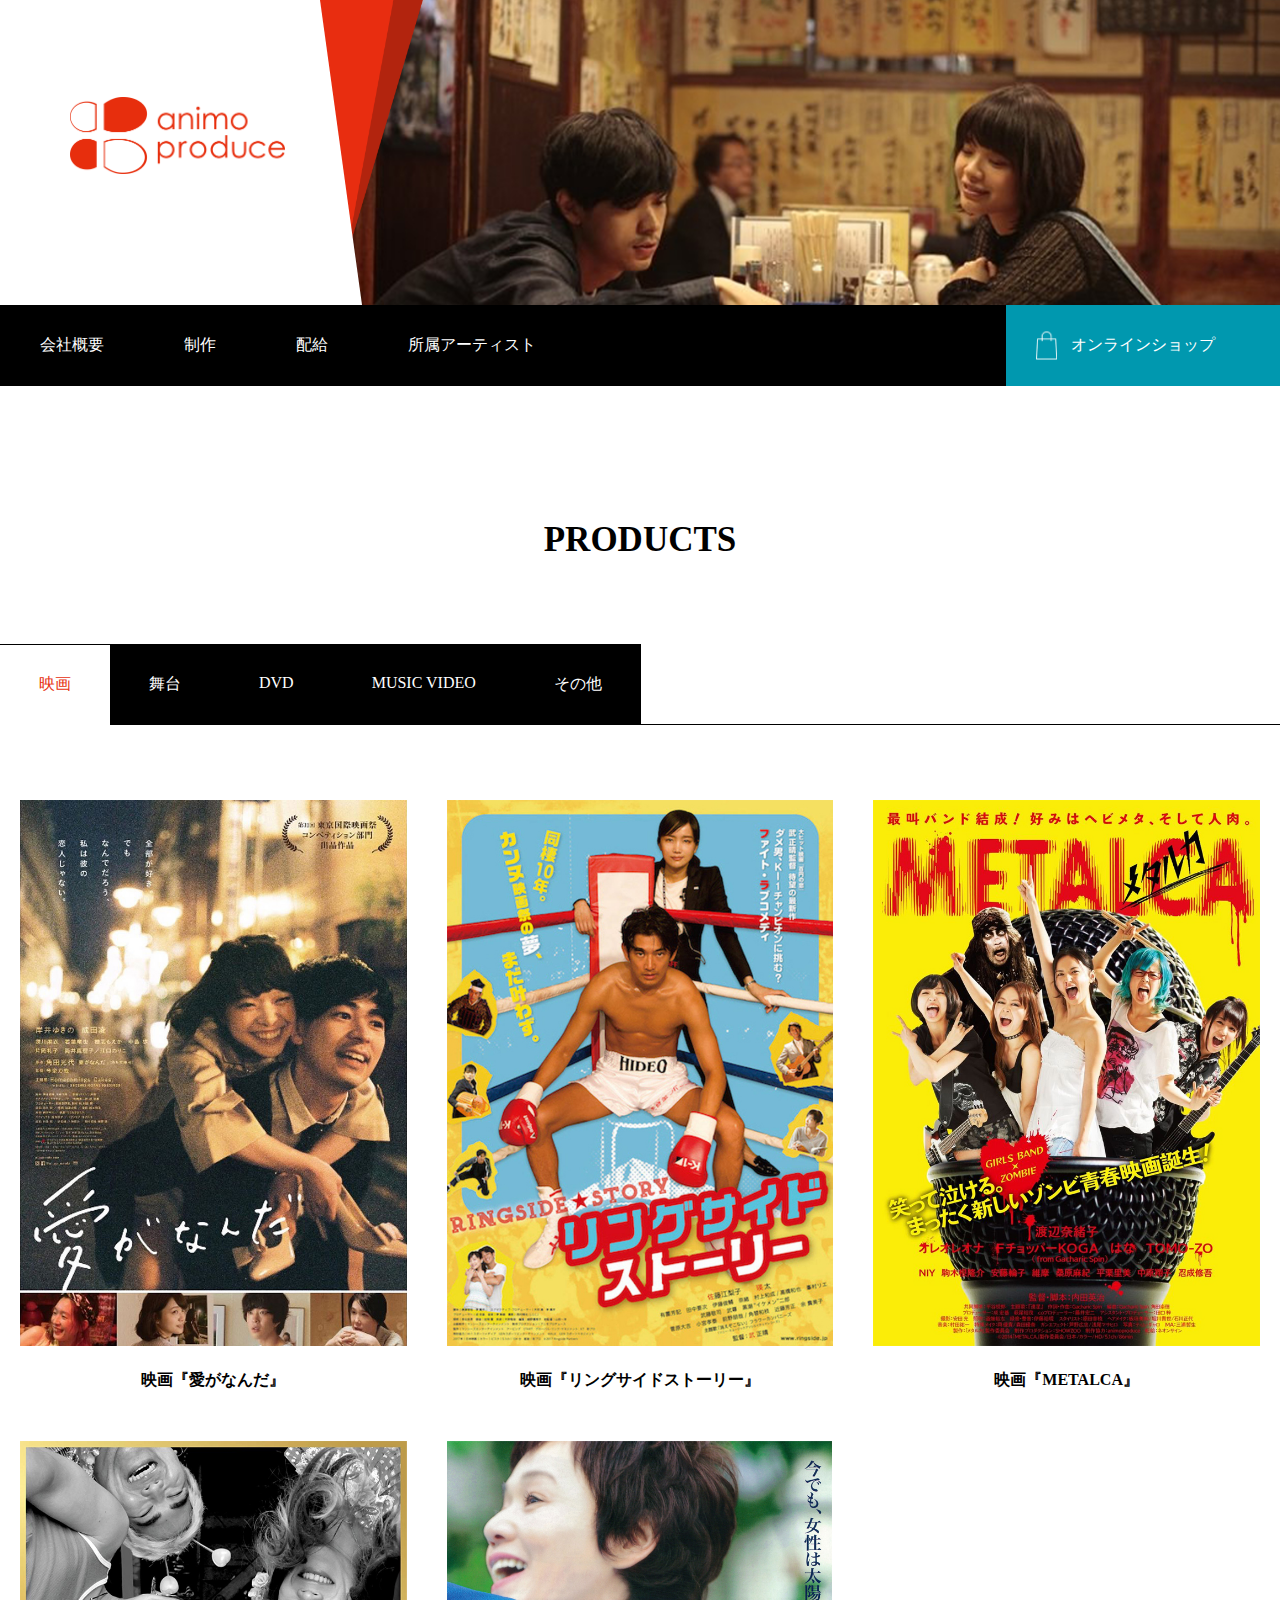
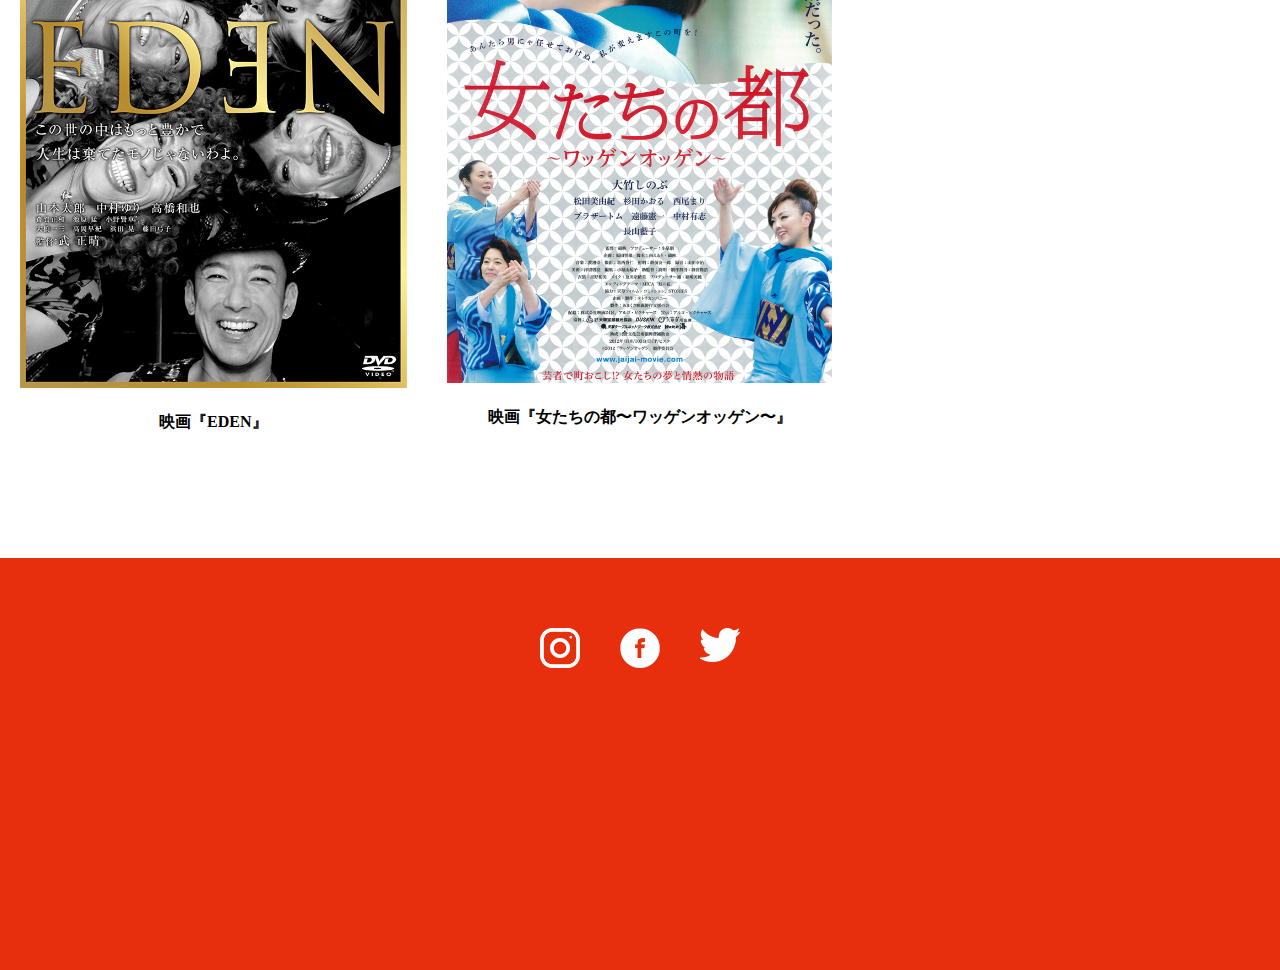
<file: develop/animoproduce/product.html>
<!DOCTYPE html>
<html class="no-js" lang="ja">
  <head>
    <meta charset="utf-8"/>
    <title>animoproduce</title>
    <meta name="description" content=""/>
    <meta name="keywords" content=""/>
    <meta name="viewport" content="width=device-width, initial-scale=1"/>
    <link rel="stylesheet" type="text/css" href="./css/main.css"/>
  <body>
    <div class="container">
      <header id="header" class="header">
        <div class="header_top header_sub">
          <h1 class="logo"><a href="/"><img src="./images/logo.png" alt="logo"></a></h1>
          <p class="menuIcon"><a class="menu_trigger" href="#" id="js-menuButton"><span></span><span></span><span></span></a></p>
          <nav class="nav flex" id="js-menu">
            <ul class="row">
              <li><a href="company.html">会社概要</a></li>
              <li class="dropshow">
                <a href="product.html">制作</a>
                <ul class="dropdown">
                  <li><a href="#">映画</a></li>
                  <li><a href="#">舞台</a></li>
                  <li><a href="#">インターネットコンテンツ</a></li>
                </ul>
              </li>
              <li><a href="topic.html">配給</a></li>
              <li><a href="artist.html">所属アーティスト</a></li>
            </ul>
            <a href="/" class="onlineshop">オンラインショップ</a>
          </nav>
        </div>
        <div class="mv">
          <figure>
            <img src="./images/product_mv.jpg" alt="product">
          </figure>
        </div>
      </header>
      <!-- end header -->
      <main>
        <section class="product row">
          <h3>PRODUCTS</h3>
          <ul class="flex tabs">
            <li><a href="#tab_01">映画</a></li>
            <li><a href="#tab_02">舞台</a></li>
            <li><a href="#tab_03">DVD</a></li>
            <li><a href="#tab_04">MUSIC VIDEO</a></li>
            <li><a href="#tab_05">その他</a></li>
          </ul>
          <div class="tab_active tab_content" id="tab_01">
            <div class="tab_inner">
              <a href="/product_det.html">
                <figure><img src="./images/movie_01.jpg" alt=""><figcaption><h4>映画『愛がなんだ』</h4></figcaption></figure>
              </a>
            </div>
            <div class="tab_inner">
              <a href="/product_det.html">
                <figure><img src="./images/movie_02.jpg" alt=""><figcaption><h4>映画『リングサイドストーリー』</h4></figcaption></figure>
              </a>
            </div>
            <div class="tab_inner">
              <a href="/product_det.html">
                <figure><img src="./images/movie_03.jpg" alt=""><figcaption><h4>映画『METALCA』</h4></figcaption></figure>
              </a>
            </div>
            <div class="tab_inner">
              <a href="/product_det.html">
                <figure><img src="./images/movie_04.jpg" alt=""><figcaption><h4>映画『EDEN』</h4></figcaption></figure>
              </a>
            </div>
            <div class="tab_inner">
              <a href="/product_det.html">
                <figure><img src="./images/movie_05.jpg" alt=""><figcaption><h4>映画『女たちの都〜ワッゲンオッゲン〜』</h4></figcaption></figure>
              </a>
            </div>
          </div>
          <div class="tab_content" id="tab_02">
            <div class="tab_inner">
              <a href="/product_det.html">
                <figure><img src="./images/movie_01.jpg" alt=""><figcaption><h4>映画『愛がなんだ』</h4></figcaption></figure>
              </a>
            </div>
            <div class="tab_inner">
              <a href="/product_det.html">
                <figure><img src="./images/movie_02.jpg" alt=""><figcaption><h4>映画『リングサイドストーリー』</h4></figcaption></figure>
              </a>
            </div>
            <div class="tab_inner">
              <a href="/product_det.html">
                <figure><img src="./images/movie_03.jpg" alt=""><figcaption><h4>映画『METALCA』</h4></figcaption></figure>
              </a>
            </div>
            <div class="tab_inner">
              <a href="/product_det.html">
                <figure><img src="./images/movie_04.jpg" alt=""><figcaption><h4>映画『EDEN』</h4></figcaption></figure>
              </a>
            </div>
            <div class="tab_inner">
              <a href="/product_det.html">
                <figure><img src="./images/movie_05.jpg" alt=""><figcaption><h4>映画『女たちの都〜ワッゲンオッゲン〜』</h4></figcaption></figure>
              </a>
            </div>
          </div>
          <div class="tab_content" id="tab_03">
            <div class="tab_inner">
              <a href="/product_det.html">
                <figure><img src="./images/movie_01.jpg" alt=""><figcaption><h4>映画『愛がなんだ』</h4></figcaption></figure>
              </a>
            </div>
            <div class="tab_inner">
              <a href="/product_det.html">
                <figure><img src="./images/movie_02.jpg" alt=""><figcaption><h4>映画『リングサイドストーリー』</h4></figcaption></figure>
              </a>
            </div>
            <div class="tab_inner">
              <a href="/product_det.html">
                <figure><img src="./images/movie_03.jpg" alt=""><figcaption><h4>映画『METALCA』</h4></figcaption></figure>
              </a>
            </div>
            <div class="tab_inner">
              <a href="/product_det.html">
                <figure><img src="./images/movie_04.jpg" alt=""><figcaption><h4>映画『EDEN』</h4></figcaption></figure>
              </a>
            </div>
            <div class="tab_inner">
              <a href="/product_det.html">
                <figure><img src="./images/movie_05.jpg" alt=""><figcaption><h4>映画『女たちの都〜ワッゲンオッゲン〜』</h4></figcaption></figure>
              </a>
            </div>
          </div>
          <div class="tab_content" id="tab_04">
            <div class="tab_inner">
              <a href="/product_det.html">
                <figure><img src="./images/movie_01.jpg" alt=""><figcaption><h4>映画『愛がなんだ』</h4></figcaption></figure>
              </a>
            </div>
            <div class="tab_inner">
              <a href="/product_det.html">
                <figure><img src="./images/movie_02.jpg" alt=""><figcaption><h4>映画『リングサイドストーリー』</h4></figcaption></figure>
              </a>
            </div>
            <div class="tab_inner">
              <a href="/product_det.html">
                <figure><img src="./images/movie_03.jpg" alt=""><figcaption><h4>映画『METALCA』</h4></figcaption></figure>
              </a>
            </div>
            <div class="tab_inner">
              <a href="/product_det.html">
                <figure><img src="./images/movie_04.jpg" alt=""><figcaption><h4>映画『EDEN』</h4></figcaption></figure>
              </a>
            </div>
            <div class="tab_inner">
              <a href="/product_det.html">
                <figure><img src="./images/movie_05.jpg" alt=""><figcaption><h4>映画『女たちの都〜ワッゲンオッゲン〜』</h4></figcaption></figure>
              </a>
            </div>
          </div>
          <div class="tab_content" id="tab_05">
            <div class="tab_inner">
              <a href="/product_det.html">
                <figure><img src="./images/movie_01.jpg" alt=""><figcaption><h4>映画『愛がなんだ』</h4></figcaption></figure>
              </a>
            </div>
            <div class="tab_inner">
              <a href="/product_det.html">
                <figure><img src="./images/movie_02.jpg" alt=""><figcaption><h4>映画『リングサイドストーリー』</h4></figcaption></figure>
              </a>
            </div>
            <div class="tab_inner">
              <a href="/product_det.html">
                <figure><img src="./images/movie_03.jpg" alt=""><figcaption><h4>映画『METALCA』</h4></figcaption></figure>
              </a>
            </div>
            <div class="tab_inner">
              <a href="/product_det.html">
                <figure><img src="./images/movie_04.jpg" alt=""><figcaption><h4>映画『EDEN』</h4></figcaption></figure>
              </a>
            </div>
            <div class="tab_inner">
              <a href="/product_det.html">
                <figure><img src="./images/movie_05.jpg" alt=""><figcaption><h4>映画『女たちの都〜ワッゲンオッゲン〜』</h4></figcaption></figure>
              </a>
            </div>
          </div>
        </section>
      </main>
      <!-- end main -->
      <footer>
        <ul class="flex">
          <li><a href="#"><img src="./images/ins_icon.png" alt="instagram"></a></li>
          <li><a href="#"><img src="./images/fb_icon.png" alt="fb"></a></li>
          <li><a href="#"><img src="./images/tw_icon.png" alt="twiter"></a></li>
        </ul>
      </footer>
      <!-- end footer -->
    </div>
    <!-- <script type="text/javascript" src="http://code.jquery.com/jquery-1.11.0.min.js"></script>
    <script type="text/javascript" src="http://code.jquery.com/jquery-migrate-1.2.1.min.js"></script> -->
    <!-- <script src="https://ajax.googleapis.com/ajax/libs/jquery/1.12.3/jquery.min.js"></script>
    <script src="https://cdnjs.cloudflare.com/ajax/libs/slick-carousel/1.6.0/slick.min.js"></script> -->
    <!-- <script type="text/javascript" src="./js/lib.js"></script>
    <script type="text/javascript" src="./js/slick.min.js"></script> -->
    <script type="text/javascript" src="./js/main.js"></script>
  </body>
</html>
</file>
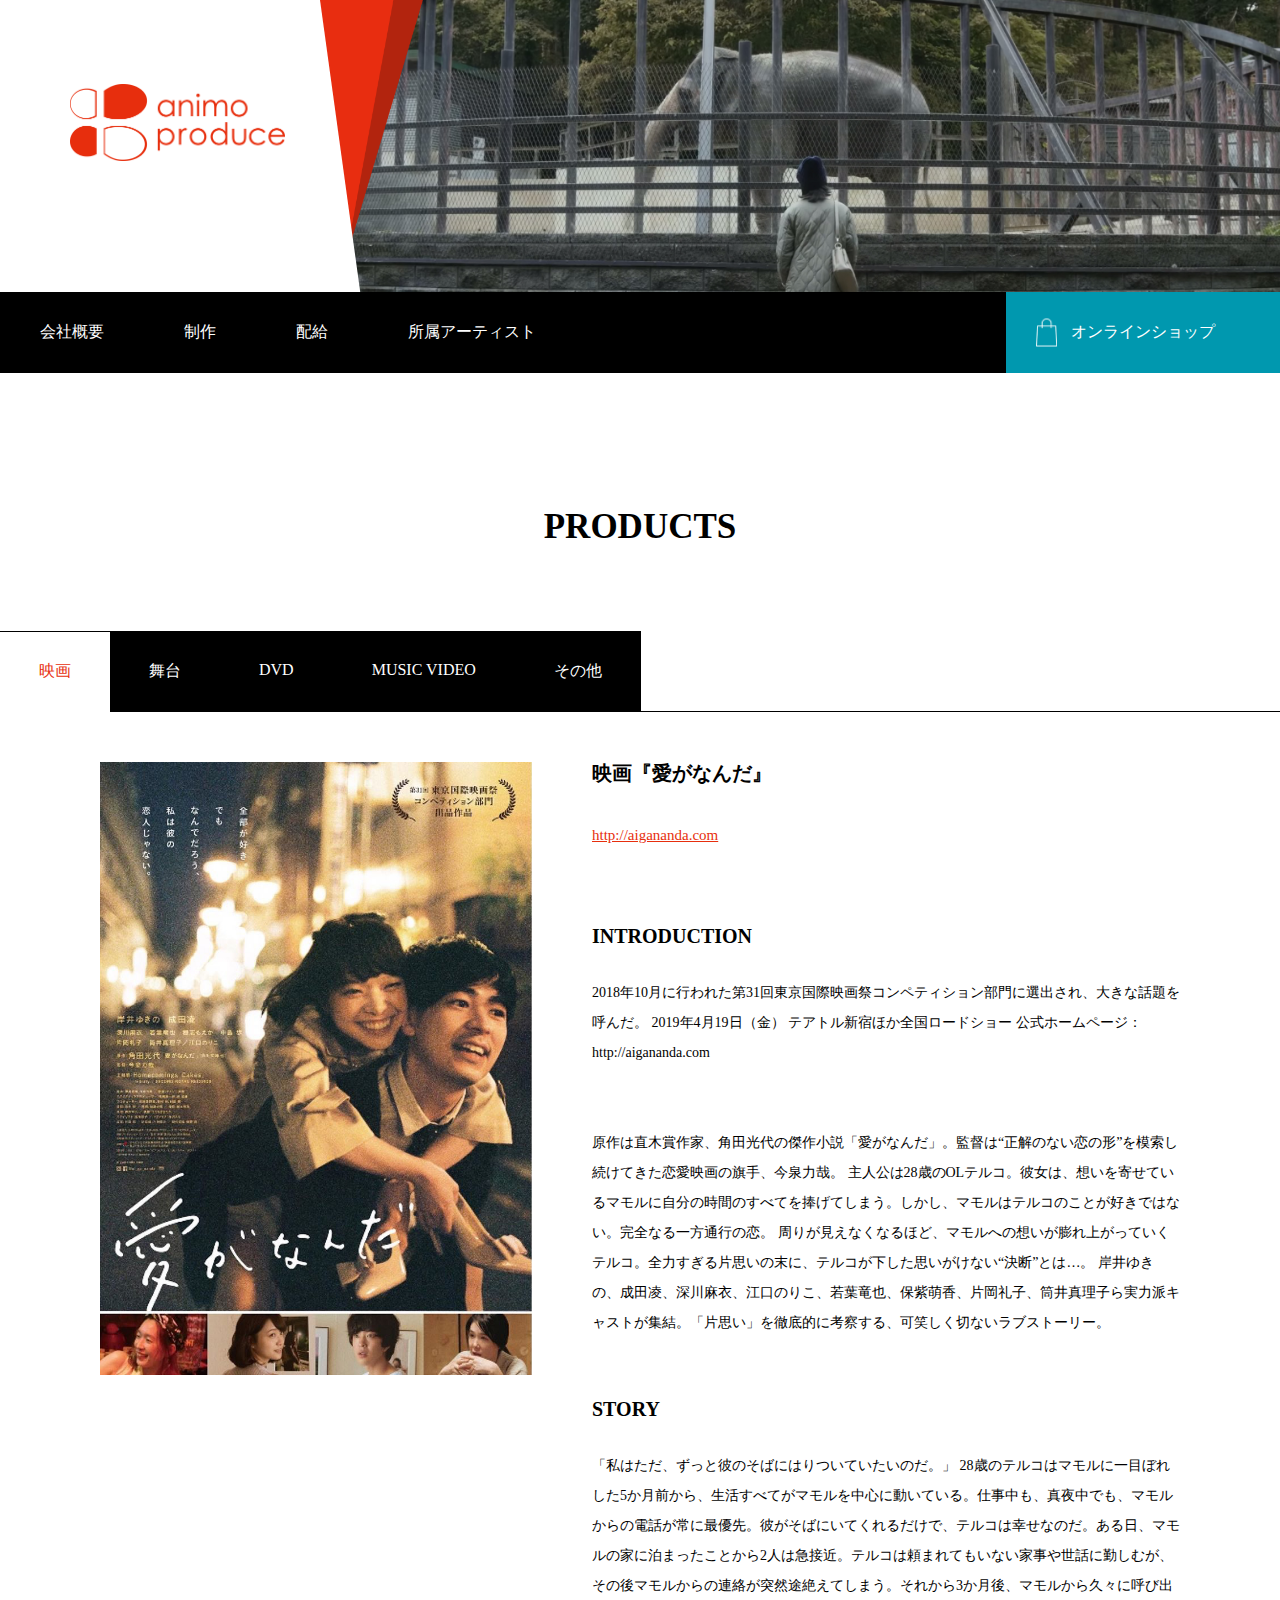
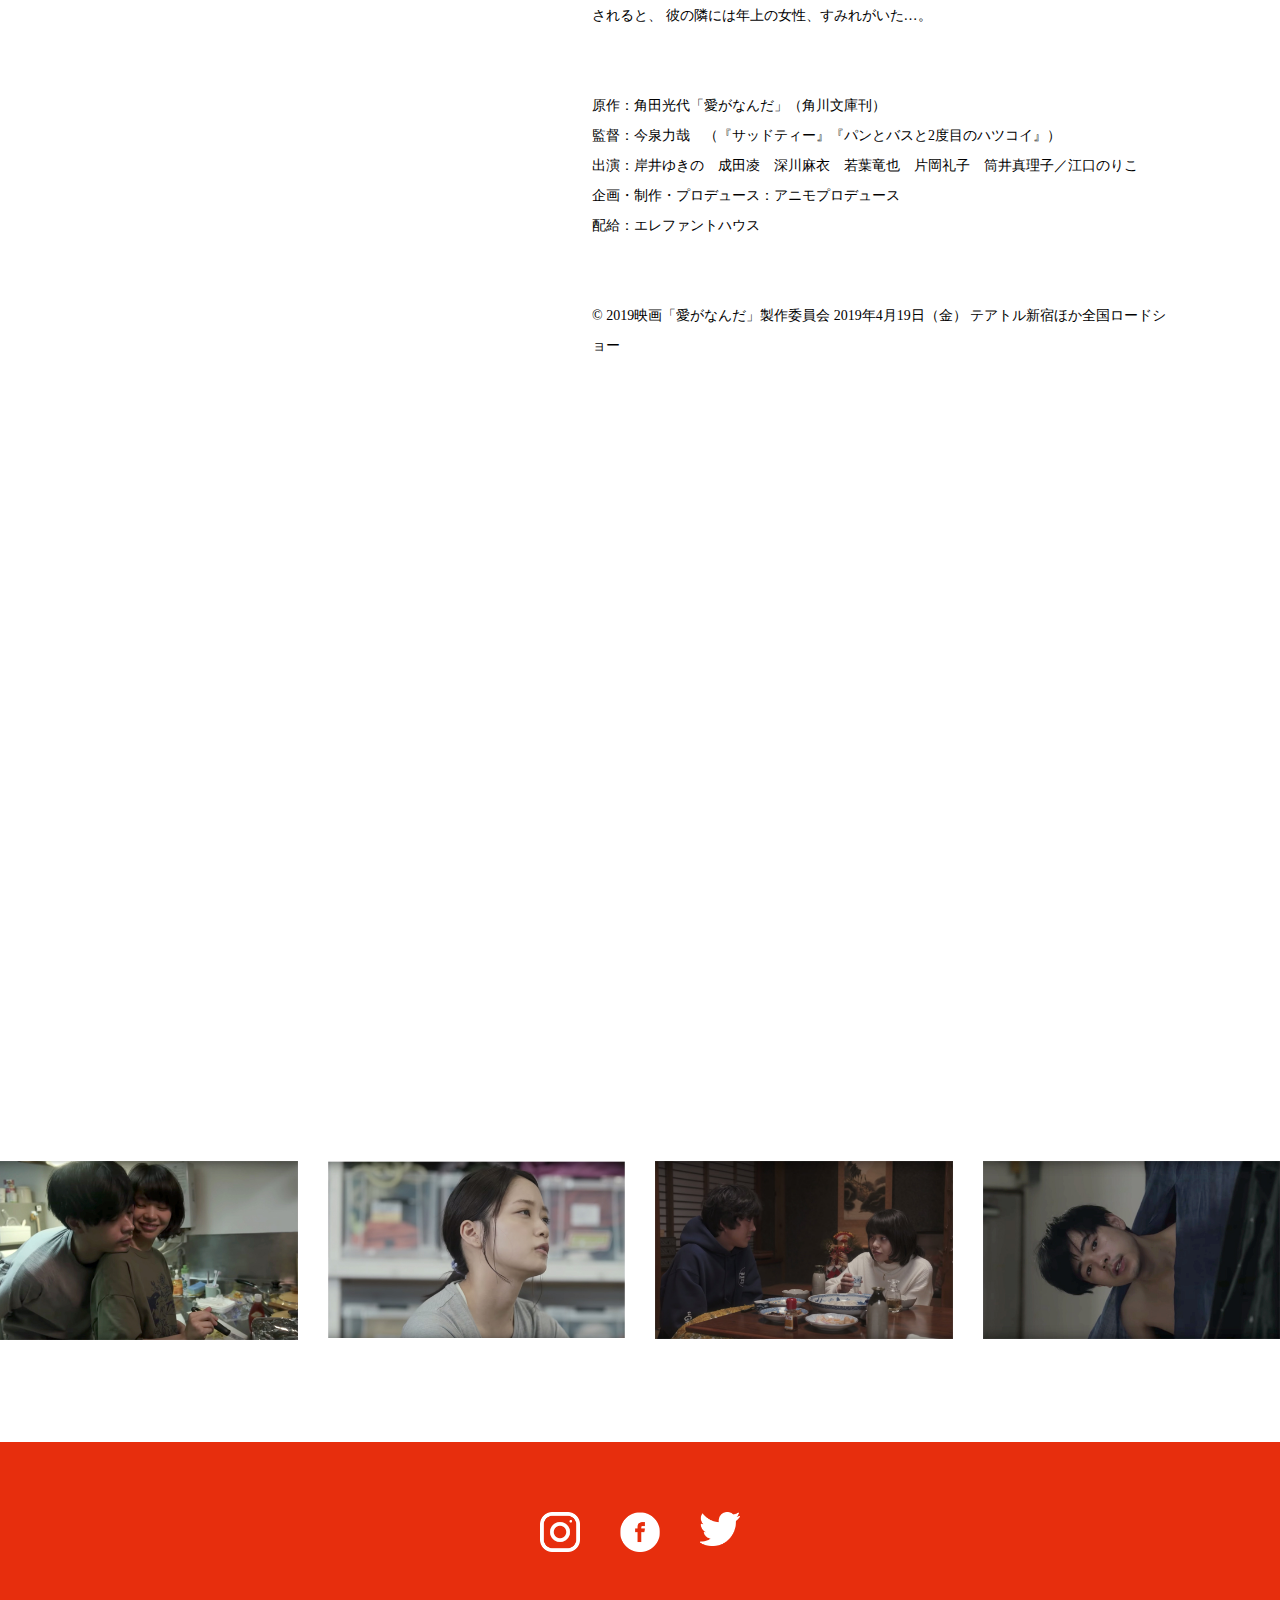
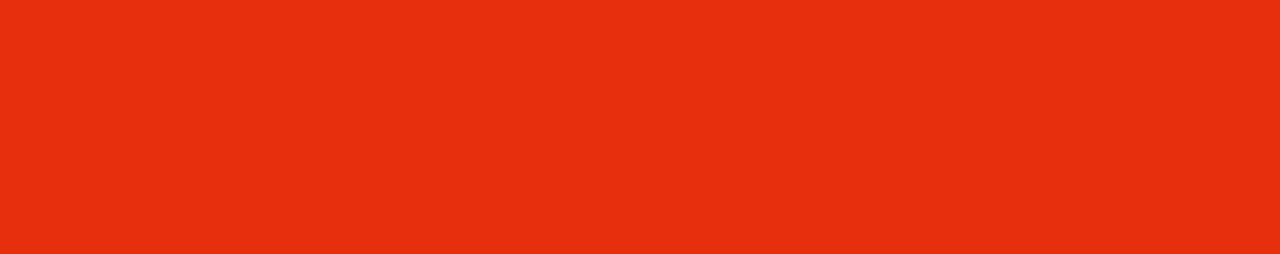
<file: develop/animoproduce/product_det.html>
<!DOCTYPE html>
<html class="no-js" lang="ja">
  <head>
    <meta charset="utf-8"/>
    <title>animoproduce</title>
    <meta name="description" content=""/>
    <meta name="keywords" content=""/>
    <meta name="viewport" content="width=device-width, initial-scale=1"/>
    <link rel="stylesheet" type="text/css" href="./css/main.css"/>
  <body>
    <div class="container">
      <header id="header" class="header">
        <div class="header_top header_sub">
          <h1 class="logo"><a href="/"><img src="./images/logo.png" alt="logo"></a></h1>
          <p class="menuIcon"><a class="menu_trigger" href="#" id="js-menuButton"><span></span><span></span><span></span></a></p>
          <nav class="nav flex" id="js-menu">
            <ul class="row">
              <li><a href="company.html">会社概要</a></li>
              <li class="dropshow">
                <a href="product.html">制作</a>
                <ul class="dropdown">
                  <li><a href="#">映画</a></li>
                  <li><a href="#">舞台</a></li>
                  <li><a href="#">インターネットコンテンツ</a></li>
                </ul>
              </li>
              <li><a href="topic.html">配給</a></li>
              <li><a href="artist.html">所属アーティスト</a></li>
            </ul>
            <a href="/" class="onlineshop">オンラインショップ</a>
          </nav>
        </div>
        <div class="mv">
          <figure>
            <img src="./images/product_det_mv.jpg" alt="company">
          </figure>
        </div>
      </header>
      <!-- end header -->
      <main>
        <section class="product row">
          <h3>PRODUCTS</h3>
          <ul class="flex tabs">
            <li><a href="#tab_01">映画</a></li>
            <li><a href="#tab_02">舞台</a></li>
            <li><a href="#tab_03">DVD</a></li>
            <li><a href="#tab_04">MUSIC VIDEO</a></li>
            <li><a href="#tab_05">その他</a></li>
          </ul>
          <div class="product_det_tab flex">
            <figure><img src="./images/product_det_movie.jpg" alt="INTRODUCTION"></figure>
            <div class="intro_cv">
              <h4>映画『愛がなんだ』</h4>
              <a href="http://aigananda.com" target="_blank">http://aigananda.com</a>
              <div class="intro_det">
                <h4>INTRODUCTION</h4>
                <p>2018年10月に行われた第31回東京国際映画祭コンペティション部門に選出され、大きな話題を呼んだ。
                2019年4月19日（金） テアトル新宿ほか全国ロードショー
                公式ホームページ：http://aigananda.com</p>
                <p>原作は直木賞作家、角田光代の傑作小説「愛がなんだ」。監督は“正解のない恋の形”を模索し続けてきた恋愛映画の旗手、今泉力哉。 主人公は28歳のOLテルコ。彼女は、想いを寄せているマモルに自分の時間のすべてを捧げてしまう。しかし、マモルはテルコのことが好きではない。完全なる一方通行の恋。 周りが見えなくなるほど、マモルへの想いが膨れ上がっていくテルコ。全力すぎる片思いの末に、テルコが下した思いがけない“決断”とは…。 岸井ゆきの、成田凌、深川麻衣、江口のりこ、若葉竜也、保紫萌香、片岡礼子、筒井真理子ら実力派キャストが集結。「片思い」を徹底的に考察する、可笑しく切ないラブストーリー。</p>
              </div>
              <div class="intro_det tab_active">
                <h4>STORY</h4>
                  <p>「私はただ、ずっと彼のそばにはりついていたいのだ。」
                  28歳のテルコはマモルに一目ぼれした5か月前から、生活すべてがマモルを中心に動いている。仕事中も、真夜中でも、マモルからの電話が常に最優先。彼がそばにいてくれるだけで、テルコは幸せなのだ。ある日、マモルの家に泊まったことから2人は急接近。テルコは頼まれてもいない家事や世話に勤しむが、その後マモルからの連絡が突然途絶えてしまう。それから3か月後、マモルから久々に呼び出されると、 彼の隣には年上の女性、すみれがいた…。</p>
                  <p>原作：角田光代「愛がなんだ」（角川文庫刊）<br>
                  監督：今泉力哉　（『サッドティー』『パンとバスと2度目のハツコイ』）<br>
                  出演：岸井ゆきの　成田凌　深川麻衣　若葉竜也　片岡礼子　筒井真理子／江口のりこ<br>
                  企画・制作・プロデュース：アニモプロデュース<br>
                  配給：エレファントハウス</p>
                  <p>© 2019映画「愛がなんだ」製作委員会
                  2019年4月19日（金） テアトル新宿ほか全国ロードショー</p>
                </div>
              </div>
          </div>
          <!-- <video src="/"></video> -->
          <div class="embed_video">
            <iframe width="1122" height="631" src="https://www.youtube.com/embed/JOZLsKCn4Tc" frameborder="0" allow="accelerometer; autoplay; encrypted-media; gyroscope; picture-in-picture" allowfullscreen></iframe>
          </div>
          <ul class="scene flex">
            <li><img src="./images/scene_01.jpg" alt="scene"></li>
            <li><img src="./images/scene_02.jpg" alt="scene"></li>
            <li><img src="./images/scene_03.jpg" alt="scene"></li>
            <li><img src="./images/scene_04.jpg" alt="scene"></li>
          </ul>
        </section>
      </main>
      <!-- end main -->
      <footer>
        <ul class="flex">
          <li><a href="#"><img src="./images/ins_icon.png" alt="instagram"></a></li>
          <li><a href="#"><img src="./images/fb_icon.png" alt="fb"></a></li>
          <li><a href="#"><img src="./images/tw_icon.png" alt="twiter"></a></li>
        </ul>
      </footer>
      <!-- end footer -->
    </div>
    <!-- <script type="text/javascript" src="http://code.jquery.com/jquery-1.11.0.min.js"></script>
    <script type="text/javascript" src="http://code.jquery.com/jquery-migrate-1.2.1.min.js"></script> -->
    <!-- <script src="https://ajax.googleapis.com/ajax/libs/jquery/1.12.3/jquery.min.js"></script>
    <script src="https://cdnjs.cloudflare.com/ajax/libs/slick-carousel/1.6.0/slick.min.js"></script> -->
    <!-- <script type="text/javascript" src="./js/lib.js"></script>
    <script type="text/javascript" src="./js/slick.min.js"></script> -->
    <script type="text/javascript" src="./js/main.js"></script>
  </body>
</html>
</file>
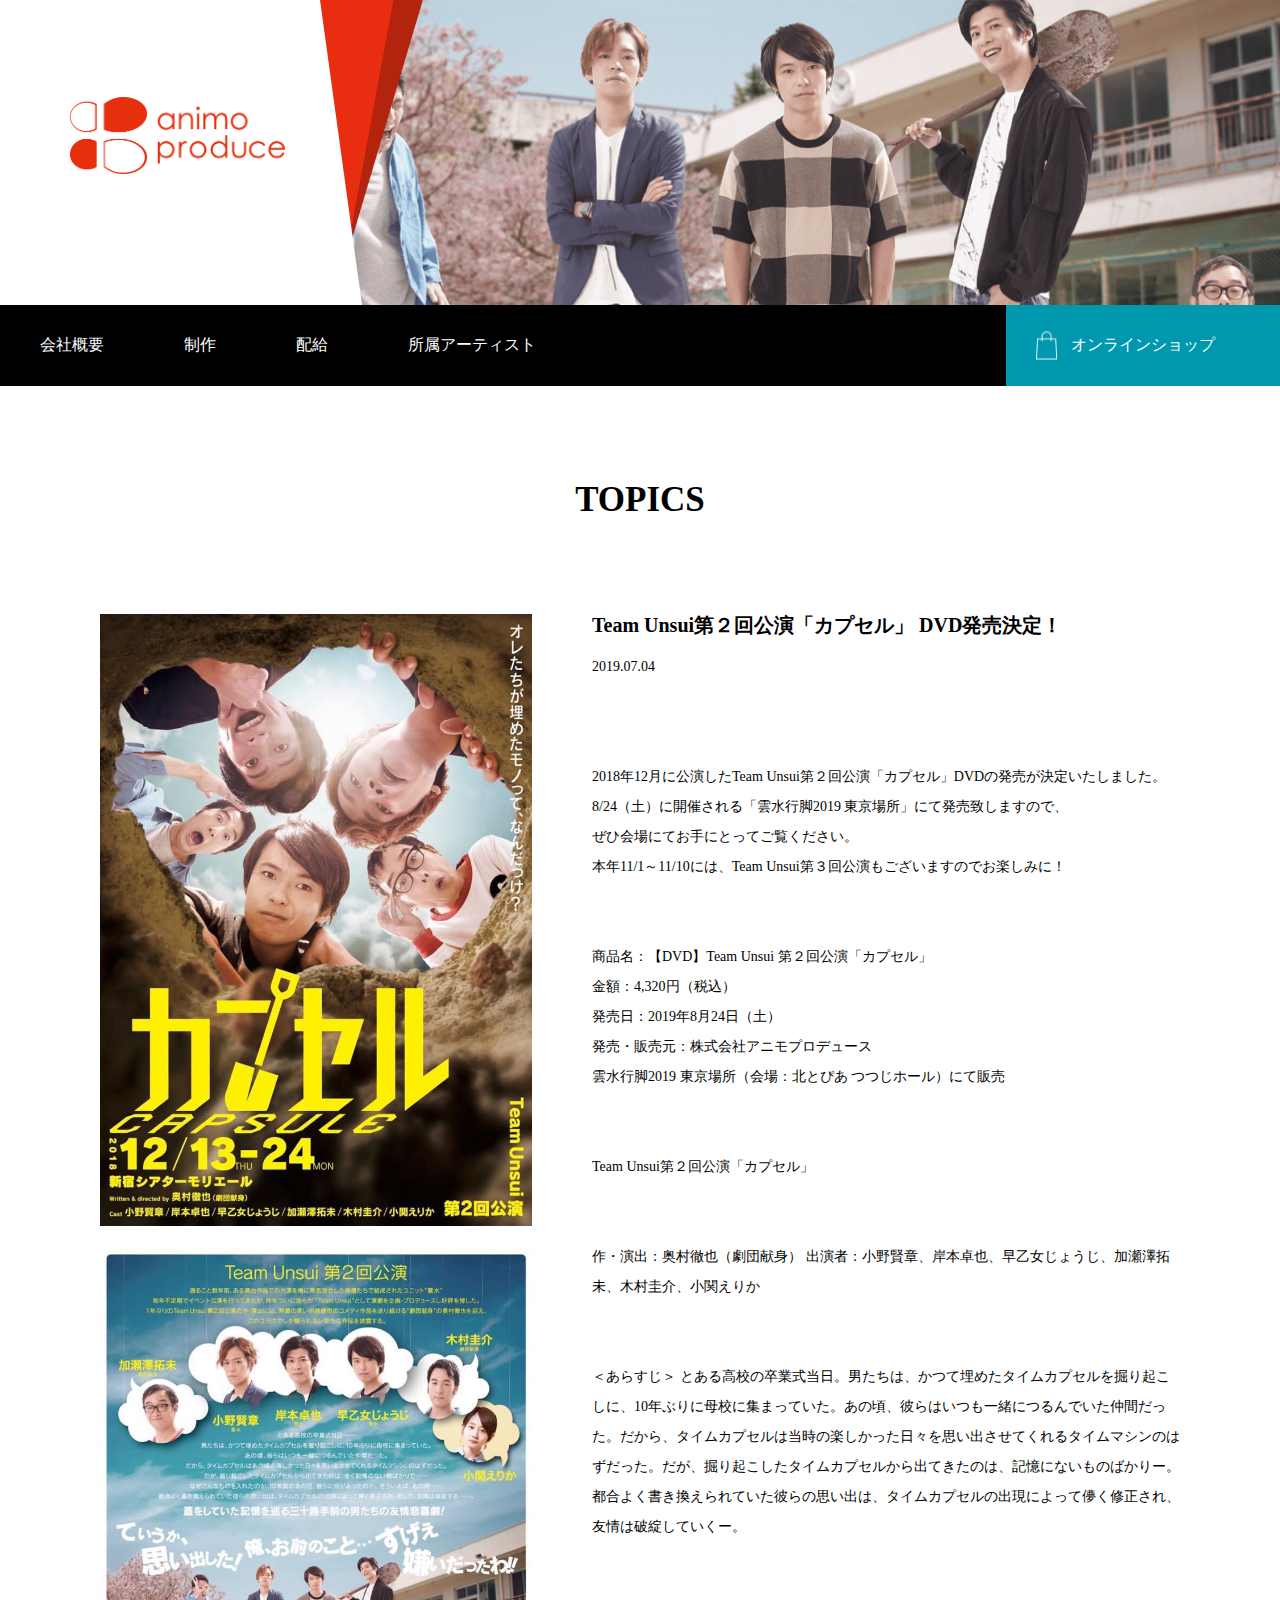
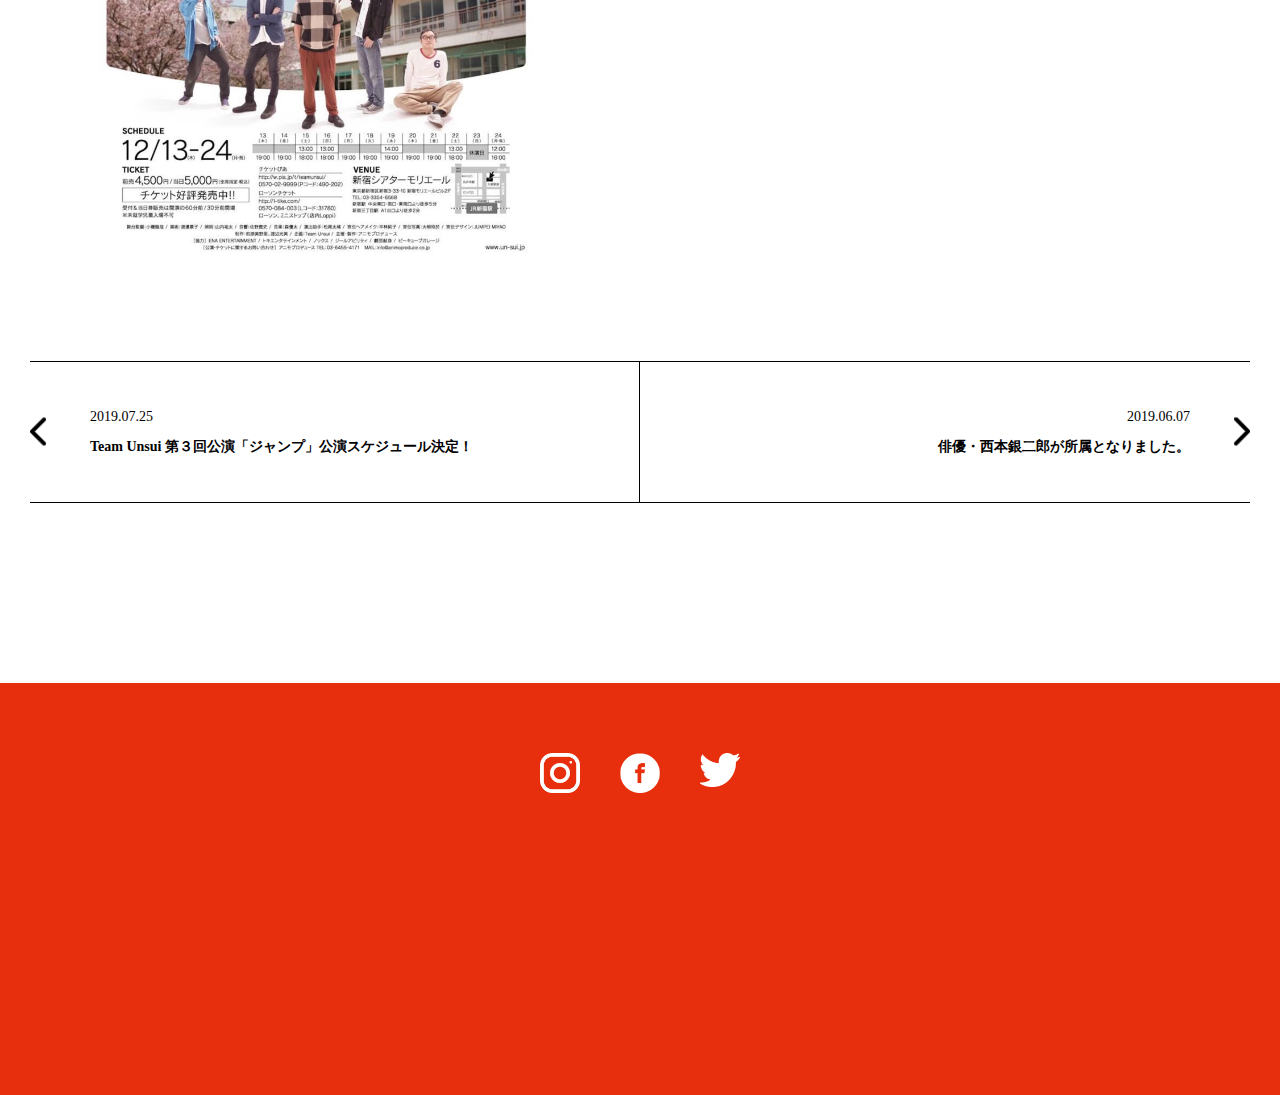
<file: develop/animoproduce/topic.html>
<!DOCTYPE html>
<html class="no-js" lang="ja">
  <head>
    <meta charset="utf-8"/>
    <title>animoproduce</title>
    <meta name="description" content=""/>
    <meta name="keywords" content=""/>
    <meta name="viewport" content="width=device-width, initial-scale=1"/>
    <link rel="stylesheet" type="text/css" href="./css/main.css"/>
  <body>
    <div class="container">
      <header id="header" class="header">
        <div class="header_top header_sub">
          <h1 class="logo"><a href="/"><img src="./images/logo.png" alt="logo"></a></h1>
          <p class="menuIcon"><a class="menu_trigger" href="#" id="js-menuButton"><span></span><span></span><span></span></a></p>
          <nav class="nav flex" id="js-menu">
            <ul class="row">
              <li><a href="company.html">会社概要</a></li>
              <li class="dropshow">
                <a href="product.html">制作</a>
                <ul class="dropdown">
                  <li><a href="#">映画</a></li>
                  <li><a href="#">舞台</a></li>
                  <li><a href="#">インターネットコンテンツ</a></li>
                </ul>
              </li>
              <li><a href="topic.html">配給</a></li>
              <li><a href="artist.html">所属アーティスト</a></li>
            </ul>
            <a href="/" class="onlineshop">オンラインショップ</a>
          </nav>
        </div>
        <div class="mv">
          <figure>
            <img src="./images/topic_mv.jpg" alt="company">
          </figure>
        </div>
      </header>
      <!-- end header -->
      <main>
        <section class="topic row">
          <h3>TOPICS</h3>
          <div class="topic_inner flex">
            <ul>
              <li><img src="./images/film_name_01.jpg" alt="topic"></li>
              <li><img src="./images/film_name_02.jpg" alt="topic"></li>
            </ul>
            <div class="topic_intro">
              <h4>Team Unsui第２回公演「カプセル」 DVD発売決定！</h4>
              <time datetime="2019-07-04">2019.07.04</time>
              <p>2018年12月に公演したTeam Unsui第２回公演「カプセル」DVDの発売が決定いたしました。<br>
              8/24（土）に開催される「雲水行脚2019 東京場所」にて発売致しますので、<br>
              ぜひ会場にてお手にとってご覧ください。<br>
              本年11/1～11/10には、Team Unsui第３回公演もございますのでお楽しみに！</p>
              <p>商品名：【DVD】Team Unsui 第２回公演「カプセル」<br>
              金額：4,320円（税込）<br>
              発売日：2019年8月24日（土）<br>
              発売・販売元：株式会社アニモプロデュース<br>
              雲水行脚2019 東京場所（会場：北とぴあ つつじホール）にて販売</p>
              <p>Team Unsui第２回公演「カプセル」</p>
              <p>作・演出：奥村徹也（劇団献身）
              出演者：小野賢章、岸本卓也、早乙女じょうじ、加瀬澤拓未、木村圭介、小関えりか</p>
              <p>＜あらすじ＞
              とある高校の卒業式当日。男たちは、かつて埋めたタイムカプセルを掘り起こしに、10年ぶりに母校に集まっていた。あの頃、彼らはいつも一緒につるんでいた仲間だった。だから、タイムカプセルは当時の楽しかった日々を思い出させてくれるタイムマシンのはずだった。だが、掘り起こしたタイムカプセルから出てきたのは、記憶にないものばかりー。都合よく書き換えられていた彼らの思い出は、タイムカプセルの出現によって儚く修正され、友情は破綻していくー。</p>
            </div>
          </div>
          <div class="topic_open">
            <div class="topic_event">
              <time datetime="2019-07-25">2019.07.25</time>
              <p>Team Unsui 第３回公演「ジャンプ」公演スケジュール決定！</p>
            </div>
            <div class="topic_event">
              <time datetime="2019-06-07">2019.06.07</time>
              <p>俳優・西本銀二郎が所属となりました。</p>
            </div>
          </div>
        </section>
      </main>
      <!-- end main -->
      <footer>
        <ul class="flex">
          <li><a href="#"><img src="./images/ins_icon.png" alt="instagram"></a></li>
          <li><a href="#"><img src="./images/fb_icon.png" alt="fb"></a></li>
          <li><a href="#"><img src="./images/tw_icon.png" alt="twiter"></a></li>
        </ul>
      </footer>
      <!-- end footer -->
    </div>
    <!-- <script type="text/javascript" src="http://code.jquery.com/jquery-1.11.0.min.js"></script>
    <script type="text/javascript" src="http://code.jquery.com/jquery-migrate-1.2.1.min.js"></script> -->
    <!-- <script src="https://ajax.googleapis.com/ajax/libs/jquery/1.12.3/jquery.min.js"></script>
    <script src="https://cdnjs.cloudflare.com/ajax/libs/slick-carousel/1.6.0/slick.min.js"></script> -->
    <!-- <script type="text/javascript" src="./js/lib.js"></script>
    <script type="text/javascript" src="./js/slick.min.js"></script> -->
    <script type="text/javascript" src="./js/main.js"></script>
  </body>
</html>
</file>
<file: develop/animoproduce/css/main.css>
@charset "UTF-8";
html {
  font-size: 10px;
}

/* Slider */
.slick-slider {
  position: relative;
  display: block;
  box-sizing: border-box;
  /*-webkit-user-select: none;
       -moz-user-select: none;
        -ms-user-select: none;
            user-select: none;

    -webkit-touch-callout: none;
    -khtml-user-select: none;
    -ms-touch-action: pan-y;
        touch-action: pan-y;
    -webkit-tap-highlight-color: transparent;*/
}

.slick-list {
  position: relative;
  display: block;
  overflow: hidden;
  margin: 0;
  padding: 0;
}

.slick-list:focus {
  outline: none;
}

.slick-list.dragging {
  cursor: pointer;
  cursor: hand;
}

.slick-slider .slick-track,
.slick-slider .slick-list {
  transform: translate3d(0, 0, 0);
}

.slick-track {
  position: relative;
  top: 0;
  left: 0;
  display: block;
  margin-left: auto;
  margin-right: auto;
}

.slick-track:before,
.slick-track:after {
  display: table;
  content: '';
}

.slick-track:after {
  clear: both;
}

.slick-loading .slick-track {
  visibility: hidden;
}

.slick-slide {
  display: none;
  float: left;
  height: 100%;
  min-height: 1px;
}

[dir='rtl'] .slick-slide {
  float: right;
}

.slick-slide img {
  display: block;
}

.slick-slide.slick-loading img {
  display: none;
}

.slick-slide.dragging img {
  /*pointer-events: none;*/
}

.slick-initialized .slick-slide {
  display: block;
}

.slick-loading .slick-slide {
  visibility: hidden;
}

.slick-vertical .slick-slide {
  display: block;
  height: auto;
  border: 1px solid transparent;
}

.slick-arrow.slick-hidden {
  display: none;
}

/*! normalize.css v4.1.1 | MIT License | github.com/necolas/normalize.css */
/**
 * 1. Change the default font family in all browsers (opinionated).
 * 2. Prevent adjustments of font size after orientation changes in IE and iOS.
 */
* {
  box-sizing: border-box;
}

::after ::before {
  box-sizing: border-box;
}

html {
  font-family: sans-serif;
  /* 1 */
  -ms-text-size-adjust: 100%;
  /* 2 */
  -webkit-text-size-adjust: 100%;
  /* 2 */
}

/**
 * Remove the margin in all browsers (opinionated).
 */
body {
  margin: 0;
}

/* HTML5 display definitions
   ========================================================================== */
/**
 * Add the correct display in IE 9-.
 * 1. Add the correct display in Edge, IE, and Firefox.
 * 2. Add the correct display in IE.
 */
h1,
h2,
h3,
h4,
h5,
h6
article,
aside,
details,
figcaption,
figure,
footer,
header,
main,
menu,
nav,
section,
summary {
  /* 1 */
  display: block;
}

/* HTML5 display definitions
   ========================================================================== */
html,
body,
p,
ol,
ul,
li,
dl,
dt,
dd,
blockquote,
figure,
fieldset,
legend,
textarea,
pre,
iframe,
hr,
h1,
h2,
h3,
h4,
h5,
h6 {
  margin: 0;
  padding: 0;
}

ul li {
  list-style: none;
}

/**
 * Add the correct display in IE 9-.
 */
audio,
canvas,
progress,
video {
  display: inline-block;
}

/**
 * Add the correct display in iOS 4-7.
 */
audio:not([controls]) {
  display: none;
  height: 0;
}

/**
 * Add the correct vertical alignment in Chrome, Firefox, and Opera.
 */
progress {
  vertical-align: baseline;
}

/**
 * Add the correct display in IE 10-.
 * 1. Add the correct display in IE.
 */
template,
[hidden] {
  display: none;
}

/* Links
   ========================================================================== */
/**
 * 1. Remove the gray background on active links in IE 10.
 * 2. Remove gaps in links underline in iOS 8+ and Safari 8+.
 */
a {
  background-color: transparent;
  /* 1 */
  -webkit-text-decoration-skip: objects;
  /* 2 */
}

/**
 * Remove the outline on focused links when they are also active or hovered
 * in all browsers (opinionated).
 */
a:active,
a:hover {
  outline-width: 0;
}

/* Text-level semantics
   ========================================================================== */
/**
 * 1. Remove the bottom border in Firefox 39-.
 * 2. Add the correct text decoration in Chrome, Edge, IE, Opera, and Safari.
 */
abbr[title] {
  border-bottom: none;
  /* 1 */
  text-decoration: underline;
  /* 2 */
  text-decoration: underline dotted;
  /* 2 */
}

/**
 * Prevent the duplicate application of `bolder` by the next rule in Safari 6.
 */
b,
strong {
  font-weight: inherit;
}

/**
 * Add the correct font weight in Chrome, Edge, and Safari.
 */
b,
strong {
  font-weight: bolder;
}

/**
 * Add the correct font style in Android 4.3-.
 */
dfn {
  font-style: italic;
}

/**
 * Correct the font size and margin on `h1` elements within `section` and
 * `article` contexts in Chrome, Firefox, and Safari.
 */
/**
 * Add the correct background and color in IE 9-.
 */
mark {
  background-color: #ff0;
  color: #000;
}

/**
 * Add the correct font size in all browsers.
 */
small {
  font-size: 80%;
}

/**
 * Prevent `sub` and `sup` elements from affecting the line height in
 * all browsers.
 */
sub,
sup {
  font-size: 75%;
  line-height: 0;
  position: relative;
  vertical-align: baseline;
}

sub {
  bottom: -0.25em;
}

sup {
  top: -0.5em;
}

/* Embedded content
   ========================================================================== */
/**
 * Remove the border on images inside links in IE 10-.
 */
img {
  border-style: none;
}

/**
 * Hide the overflow in IE.
 */
svg:not(:root) {
  overflow: hidden;
}

/* Grouping content
   ========================================================================== */
/**
 * 1. Correct the inheritance and scaling of font size in all browsers.
 * 2. Correct the odd `em` font sizing in all browsers.
 */
code,
kbd,
pre,
samp {
  font-family: monospace, monospace;
  /* 1 */
  font-size: 1em;
  /* 2 */
}

/**
 * Add the correct margin in IE 8.
 */
figure {
  margin: 0;
}

/**
 * 1. Add the correct box sizing in Firefox.
 * 2. Show the overflow in Edge and IE.
 */
hr {
  box-sizing: content-box;
  /* 1 */
  height: 0;
  /* 1 */
  overflow: visible;
  /* 2 */
}

/* Forms
   ========================================================================== */
/**
 * 1. Change font properties to `inherit` in all browsers (opinionated).
 * 2. Remove the margin in Firefox and Safari.
 */
button,
input,
select,
textarea {
  font: inherit;
  /* 1 */
  margin: 0;
  /* 2 */
}

/**
 * Restore the font weight unset by the previous rule.
 */
optgroup {
  font-weight: bold;
}

/**
 * Show the overflow in IE.
 * 1. Show the overflow in Edge.
 */
button,
input {
  /* 1 */
  overflow: visible;
}

/**
 * Remove the inheritance of text transform in Edge, Firefox, and IE.
 * 1. Remove the inheritance of text transform in Firefox.
 */
button,
select {
  /* 1 */
  text-transform: none;
}

/**
 * 1. Prevent a WebKit bug where (2) destroys native `audio` and `video`
 *    controls in Android 4.
 * 2. Correct the inability to style clickable types in iOS and Safari.
 */
button,
html [type="button"],
[type="reset"],
[type="submit"] {
  -webkit-appearance: button;
  /* 2 */
}

/**
 * Remove the inner border and padding in Firefox.
 */
button::-moz-focus-inner,
[type="button"]::-moz-focus-inner,
[type="reset"]::-moz-focus-inner,
[type="submit"]::-moz-focus-inner {
  border-style: none;
  padding: 0;
}

/**
 * Restore the focus styles unset by the previous rule.
 */
button:-moz-focusring,
[type="button"]:-moz-focusring,
[type="reset"]:-moz-focusring,
[type="submit"]:-moz-focusring {
  outline: 1px dotted ButtonText;
}

/**
 * Change the border, margin, and padding in all browsers (opinionated).
 */
fieldset {
  border: 1px solid #c0c0c0;
  margin: 0 2px;
  padding: 0.35em 0.625em 0.75em;
}

/**
 * 1. Correct the text wrapping in Edge and IE.
 * 2. Correct the color inheritance from `fieldset` elements in IE.
 * 3. Remove the padding so developers are not caught out when they zero out
 *    `fieldset` elements in all browsers.
 */
legend {
  box-sizing: border-box;
  /* 1 */
  color: inherit;
  /* 2 */
  display: table;
  /* 1 */
  max-width: 100%;
  /* 1 */
  padding: 0;
  /* 3 */
  white-space: normal;
  /* 1 */
}

/**
 * Remove the default vertical scrollbar in IE.
 */
textarea {
  overflow: auto;
}

/**
 * 1. Add the correct box sizing in IE 10-.
 * 2. Remove the padding in IE 10-.
 */
[type="checkbox"],
[type="radio"] {
  box-sizing: border-box;
  /* 1 */
  padding: 0;
  /* 2 */
}

/**
 * Correct the cursor style of increment and decrement buttons in Chrome.
 */
[type="number"]::-webkit-inner-spin-button,
[type="number"]::-webkit-outer-spin-button {
  height: auto;
}

/**
 * 1. Correct the odd appearance in Chrome and Safari.
 * 2. Correct the outline style in Safari.
 */
[type="search"] {
  -webkit-appearance: textfield;
  /* 1 */
  outline-offset: -2px;
  /* 2 */
}

/**
 * Remove the inner padding and cancel buttons in Chrome and Safari on OS X.
 */
[type="search"]::-webkit-search-cancel-button,
[type="search"]::-webkit-search-decoration {
  -webkit-appearance: none;
}

/**
 * Correct the text style of placeholders in Chrome, Edge, and Safari.
 */
::-webkit-input-placeholder {
  color: inherit;
  opacity: 0.54;
}

/**
 * 1. Correct the inability to style clickable types in iOS and Safari.
 * 2. Change font properties to `inherit` in Safari.
 */
::-webkit-file-upload-button {
  -webkit-appearance: button;
  /* 1 */
  font: inherit;
  /* 2 */
}

@font-face {
  font-family: 'renner';
  src: url("https://indestructibletype-fonthosting.github.io/renner_400_book-webfont.woff2") format("woff2"), url("https://indestructibletype-fonthosting.github.io/renner_400_book-webfont.woff") format("woff");
  font-weight: normal;
  font-style: normal;
}

body,
td,
th,
input,
textarea {
  font-family: "YuGothic";
}

img {
  width: 100%;
}

.show_sp {
  display: block;
}

.show_pc {
  display: none;
}

@media screen and (min-width: 768px), print {
  .top_main {
    padding: 0 0 60px;
  }
  .top_main p {
    color: #000;
  }
  .top_main a {
    text-decoration: none;
    transition: .3s ease-out;
  }
  .top_main a:hover {
    opacity: 0.8;
  }
  .top_main .work {
    padding: 60px 0 80px;
  }
  .top_main .work .work_txt {
    text-align: center;
    margin-top: 8px;
  }
  .top_main .work .work_txt h4 {
    color: #000;
    font-size: 2.4rem;
    line-height: 4rem;
    margin-bottom: 10px;
  }
  .top_main .work .work_txt p {
    font-size: 1.5rem;
  }
  .top_main .topic {
    padding: 80px 0 !important;
    background: url("../images/topic_bg.png") no-repeat;
    width: 100%;
    background-size: cover;
    background-position: center;
  }
  .top_main .topic ul {
    margin-bottom: 50px;
  }
  .top_main .topic ul li {
    width: calc(100% /3);
    margin: 0 23px;
  }
  .top_main .topic .topic_txt {
    background: #fff;
    padding: 23px 15px;
    margin-top: -4px;
  }
  .top_main .topic .topic_txt time {
    font-size: 1.4rem;
    line-height: 2.2rem;
    color: #000;
  }
  .top_main .topic .topic_txt .txt_bold {
    font-weight: bold;
    line-height: 1.5rem;
    line-height: 2.6rem;
    margin-bottom: 6px;
  }
  .top_main .topic .topic_txt p {
    font-size: 14px;
    line-height: 2.2pxrem;
  }
  .top_main .artists {
    padding: 70px 0 100px;
  }
  .top_main .artists ul {
    margin: 74px 0 77px;
  }
  .top_main .artists ul li {
    width: calc(100% / 5);
    margin: 0 23px;
  }
  .top_main .artists ul li p {
    margin-top: 15px;
    font-size: 1.6rem;
    text-align: center;
  }
  .product {
    padding: 120px 0 100px;
  }
  .product h3 {
    margin-bottom: 70px;
  }
  .product .tabs {
    position: relative;
    margin-bottom: 50px;
  }
  .product .tabs:before, .product .tabs:after {
    content: "";
    position: absolute;
    width: 50%;
    height: 1px;
    background: #000;
  }
  .product .tabs:before {
    top: 0;
    left: 0;
  }
  .product .tabs:after {
    bottom: 0;
    right: 0;
  }
  .product .tabs li {
    background: #000;
  }
  .product .tabs li a {
    display: block;
    padding: 30px 39px;
    color: #fff;
    font-size: 1.6rem;
    text-decoration: none;
    transition: .3s ease;
  }
  .product .tabs li.active, .product .tabs li:hover {
    background: #fff;
  }
  .product .tabs li.active a, .product .tabs li:hover a {
    color: #e72e0d;
  }
  .product .tab_content {
    -ms-flex-wrap: wrap;
        flex-wrap: wrap;
    display: -ms-flexbox;
    display: flex;
  }
  .product .tab_content .tab_inner {
    width: calc(100% / 3);
    padding: 25px 20px;
  }
  .product .tab_content .tab_inner a {
    text-decoration: none;
    color: #000;
  }
  .product .tab_content .tab_inner a figure figcaption {
    font-size: 1.6rem;
    line-height: 2.3rem;
    margin-top: 20px;
    text-align: center;
  }
  .product .tab_content_active {
    display: block;
  }
  .product .product_det_tab {
    padding: 0 100px;
  }
  .product .product_det_tab figure {
    width: 40%;
  }
  .product .product_det_tab .intro_cv {
    width: 60%;
    padding-left: 60px;
  }
  .product .product_det_tab .intro_cv h4 {
    font-size: 2rem;
    line-height: 2.3rem;
    margin-bottom: 30px;
  }
  .product .product_det_tab .intro_cv a {
    color: #e72e0d;
    line-height: 4rem;
    font-size: 1.5rem;
    margin-bottom: 70px;
    display: block;
  }
  .product .product_det_tab .intro_cv .intro_det p {
    margin-bottom: 60px;
    font-size: 1.4rem;
    line-height: 3rem;
  }
  .product .embed_video {
    height: 0;
    overflow: hidden;
    max-width: 100%;
    padding-bottom: 50%;
    /* 16:9 の高さなので 56.25% (= 9 ÷ 16) */
    position: relative;
  }
  .product .embed_video iframe {
    height: 100%;
    left: 0;
    position: absolute;
    top: 0;
    width: 100%;
  }
  .product .scene {
    margin: 100px -15px 0;
  }
  .product .scene li {
    width: calc(100% / 4);
    margin: 0 15px;
  }
  .topic {
    padding: 80px 0 150px;
  }
  .topic h3 {
    margin-bottom: 80px;
  }
  .topic_inner {
    padding: 0 100px;
  }
  .topic_inner ul {
    width: 40%;
  }
  .topic_inner ul li {
    margin-bottom: 20px;
  }
  .topic_intro {
    width: 60%;
    padding-left: 60px;
  }
  .topic_intro h4 {
    font-size: 2rem;
    line-height: 2.3rem;
  }
  .topic_intro time {
    display: block;
    font-size: 1.4rem;
    line-height: 3rem;
    margin: 15px 0 80px;
  }
  .topic_intro p {
    font-size: 1.4rem;
    line-height: 3rem;
    margin-bottom: 60px;
  }
  .topic_open {
    padding: 80px 30px 30px;
  }
  .topic_open time, .topic_open p {
    font-size: 1.4rem;
    line-height: 3rem;
  }
  .topic_open p {
    font-weight: bold;
  }
  .topic_open:after {
    content: "";
    display: block;
    clear: both;
  }
  .topic_event {
    width: 50%;
    position: relative;
    border-top: 1px solid #000;
    border-bottom: 1px solid #000;
    padding: 40px 0;
  }
  .topic_event:before {
    content: "";
    display: block;
    width: 16px;
    height: 29px;
    position: absolute;
    top: 50%;
    transform: translateY(-50%);
  }
  .topic_event:nth-of-type(odd) {
    float: left;
    padding-left: 60px;
    border-right: 1px solid #000;
  }
  .topic_event:nth-of-type(odd):before {
    left: 0;
    background: url("../images/back_btn.png") no-repeat;
    background-size: contain;
  }
  .topic_event:nth-of-type(even) {
    float: right;
    text-align: right;
    padding-right: 60px;
  }
  .topic_event:nth-of-type(even):before {
    right: 0;
    background: url("../images/next_btn.png") no-repeat;
    background-size: contain;
  }
  .artist {
    padding: 154px 0 100px;
  }
  .artist h3 {
    margin-bottom: 60px;
  }
  .artist_list {
    -ms-flex-wrap: wrap;
        flex-wrap: wrap;
    -ms-flex-pack: justify;
        justify-content: space-between;
    margin: 0 -20px;
    padding: 0 100px;
  }
  .artist_list li {
    width: 202px;
    margin: 20px 20px;
  }
  .artist_list li a {
    text-decoration: none;
    color: #000;
    transition: all 0.3s ease;
    display: block;
  }
  .artist_list li a:hover img {
    border: 14px solid #e72e0d;
  }
  .artist_list li a span {
    text-align: center;
    display: block;
    font-size: 1.4rem;
    line-height: 2.2rem;
    margin-top: 10px;
  }
  .artist .fresher {
    margin-top: 50px;
  }
  .artist .fresher figure {
    width: 75%;
    margin: 0 auto;
  }
  .artist_breadcrumb {
    margin-bottom: 55px;
  }
  .artist_breadcrumb li a {
    text-decoration: none;
    color: #000;
    font-size: 1.5rem;
    line-height: 2.4rem;
    transition: .3s ease;
    margin-right: 5px;
  }
  .artist_breadcrumb li a:hover {
    opacity: 0.8;
  }
  .artist_intro {
    margin-bottom: 60px;
  }
  .artist_intro .intro_photo {
    width: 40%;
    position: relative;
  }
  .artist_intro .intro_photo:after {
    content: "";
    position: absolute;
    background: url("../images/art_arrow.png") no-repeat;
    width: 100%;
    height: 99px;
    top: -22px;
    left: 0;
    background-size: cover;
  }
  .artist_intro .intro_photo .sub_img {
    margin-top: 20px;
  }
  .artist_intro .intro_photo .sub_img li {
    width: 80px;
  }
  .artist_intro .intro_photo .sub_img li:not(:last-child) {
    margin-right: 10px;
  }
  .artist_intro .intro_info {
    width: 60%;
    padding-left: 80px;
  }
  .artist_intro .intro_info h4 {
    font-size: 3rem;
    line-height: 4.8rem;
    margin-bottom: 50px;
  }
  .artist_intro .intro_info h4 span {
    font-size: 2rem;
    line-height: 3rem;
    display: block;
    border-top: 1px solid #000;
    padding-top: 10px;
    margin-top: 10px;
  }
  .artist_intro .intro_info dl {
    font-size: 1.5rem;
    line-height: 2.3rem;
    display: -ms-flexbox;
    display: flex;
    border-bottom: 1px solid #000;
    padding: 20px 0;
  }
  .artist_intro .intro_info dl dt {
    width: 90px;
    padding: 0 12px;
  }
  .artist_intro .intro_info dl dd {
    width: calc(100% - 90px);
  }
  .artist_intro .intro_info figure {
    margin-top: 20px;
    width: 55px;
  }
  .artist_blog:after {
    content: "";
    display: table;
    clear: both;
  }
  .artist_blog .bg_cv {
    background: url("../images/art_det_bg.png") no-repeat;
    background-position: top;
    width: 100%;
    background-size: cover;
  }
  .artist_blog .blog_inner {
    float: left;
    width: 50%;
    margin-bottom: 20px;
    -ms-flex-wrap: wrap;
        flex-wrap: wrap;
  }
  .artist_blog .blog_inner:nth-of-type(2) p {
    margin-bottom: 25px;
  }
  .artist_blog .blog_inner h4 {
    font-size: 2.4rem;
    line-height: 3rem;
    margin-bottom: 40px;
    font-family: 'renner';
  }
  .artist_blog .blog_inner p {
    font-size: 1.5rem;
    line-height: 3.5rem;
    padding-right: 80px;
  }
  .company {
    padding: 120px 100px;
  }
  .company_info {
    margin: 100px 0 85px;
    border-top: 1px solid #000;
  }
  .company_info dl {
    border-bottom: 1px solid #000;
    padding: 23px 0;
    font-size: 1.4rem;
    line-height: 2.3rem;
  }
  .company_info dl dt {
    width: 150px;
    font-weight: bold;
  }
  .company_info dl dd {
    width: calc(100% - 150px);
  }
  .company_info dl dd a[href^="tel:"] {
    pointer-events: none;
    color: #000;
    text-decoration: none;
  }
  .company_info dl dd p {
    line-height: 2.6rem;
  }
  .company iframe {
    height: 710px;
  }
  .header {
    position: relative;
  }
  .header:before {
    content: "";
    width: 0;
    height: 0;
    position: absolute;
    border: 0 solid transparent;
    border-right-width: 77px;
    border-left-width: 0px;
    border-bottom: 43.7vw solid #fff;
    left: 25%;
    top: 0;
    z-index: 3;
  }
  .header.arr_head:before {
    border-right-width: 53px;
    border-bottom: 30vw solid #fff;
  }
  .header .logo {
    position: absolute;
    left: 70px;
    bottom: 212px;
  }
  .header .logo a {
    font-size: 0;
    width: 215px;
    display: block;
  }
  .header .mv {
    position: relative;
    width: 75%;
    margin-left: auto;
    overflow: hidden;
  }
  .header .mv:before {
    content: "";
    display: block;
    position: absolute;
    background: url("../images/arrow_red.png") no-repeat;
    width: 161px;
    height: 401px;
    background-size: contain;
    left: -33px;
    top: 0;
    z-index: 2;
  }
  .header .mv h2 {
    position: absolute;
    bottom: 94px;
    left: 150px;
    width: 335px;
  }
  .nav {
    background: #000;
    position: absolute;
    bottom: 0;
    width: 100%;
    z-index: 4;
    left: 0;
    right: 0;
  }
  .nav a {
    display: block;
    font-size: 1.6rem;
    text-align: center;
    position: relative;
    text-decoration: none;
    overflow: hidden;
    color: #fff;
    transition: all 0.3s linear 0s;
    padding: 30px 40px;
  }
  .nav ul:after {
    content: "";
    display: block;
    clear: both;
  }
  .nav ul li {
    position: relative;
    float: left;
  }
  .nav ul li .dropdown {
    display: none;
    overflow: hidden;
    position: absolute;
    top: 100%;
    width: 536px;
    height: 100px;
    background: #e72e0d;
    padding: 0 20px;
  }
  .nav ul li .dropdown li:hover a {
    display: block;
    border-bottom: 5px solid #000;
  }
  .nav ul li:hover a {
    background: #e72e0d;
  }
  .nav .onlineshop {
    background: #0098af;
    width: 327px;
    transition: .3s ease-out;
  }
  .nav .onlineshop:hover {
    opacity: 0.8;
  }
  .nav .onlineshop:after {
    content: "";
    position: absolute;
    background: url("../images/key.png") no-repeat;
    width: 21px;
    height: 29px;
    top: 50%;
    transform: translateY(-50%);
    left: 30px;
    background-size: contain;
  }
  .list_photo img {
    transition: transform 2s, filter 1.5s ease-in-out;
    transform-origin: center center;
  }
  .list_photo .slick-active img {
    transform: scale(1.1);
  }
  footer {
    background: #e72e0d;
    padding: 70px 0 300px;
  }
  footer ul {
    -ms-flex-pack: center;
        justify-content: center;
  }
  footer ul li {
    width: 40px;
    margin: 0 20px;
  }
  footer ul li a {
    transition: .3s ease-out;
  }
  footer ul li a:hover {
    opacity: 0.8;
  }
  .container {
    min-width: 1280px;
  }
  .row {
    max-width: 1280px;
    width: 100%;
    margin: 0 auto;
  }
  .button {
    background: #e72e0d;
    color: #fff;
    width: 413px;
    height: 79px;
    line-height: 79px;
    text-align: center;
    display: block;
    font-size: 1.8rem;
    margin: 0 auto;
    transition: .3s ease-out;
  }
  .button:hover {
    opacity: 0.8;
  }
  h3 {
    font-size: 3.5rem;
    text-align: center;
    color: #000;
    line-height: 6.8rem;
    margin-bottom: 20px;
    font-family: 'renner';
  }
  .flex {
    display: -ms-flexbox;
    display: flex;
  }
}

@media screen and (max-width: 768px) {
  .top_main {
    padding: 0 0 13.02083vw;
  }
  .top_main a {
    text-decoration: none;
    transition: .3s ease-out;
  }
  .top_main a:hover {
    opacity: 0.8;
  }
  .top_main .work {
    padding: 10.41667vw 0;
  }
  .top_main .work .work_txt {
    text-align: center;
    margin-top: 3.25521vw;
    padding: 0 5.20833vw;
  }
  .top_main .work .work_txt h4 {
    color: #000;
    font-size: 4.16667vw;
    line-height: 6.25vw;
    margin-bottom: 1.95312vw;
  }
  .top_main .work ul li {
    margin-bottom: 7.16146vw;
  }
  .top_main .topic {
    padding: 10.41667vw 0 !important;
    background: url("../images/topic_bg.png") no-repeat;
    width: 100%;
    background-size: cover;
    background-position: center;
  }
  .top_main .topic ul {
    margin-bottom: 5.20833vw;
  }
  .top_main .topic ul li {
    width: 87.89062vw;
    margin: 0 auto 7.8125vw;
  }
  .top_main .topic .topic_txt {
    background: #fff;
    padding: 3.25521vw 2.60417vw;
    margin-top: -0.52083vw;
  }
  .top_main .topic .topic_txt time {
    font-size: 3.125vw;
    line-height: 3.90625vw;
    color: #000;
    margin-bottom: 2.60417vw;
    display: block;
  }
  .top_main .topic .topic_txt .txt_bold {
    font-weight: bold;
    margin-bottom: 2.60417vw;
    line-height: 5.85938vw;
  }
  .top_main .artists {
    padding: 10.41667vw 0;
  }
  .top_main .artists ul {
    display: -ms-flexbox;
    display: flex;
    -ms-flex-wrap: wrap;
        flex-wrap: wrap;
  }
  .top_main .artists ul li {
    width: calc(100% / 2);
    padding: 0 5.20833vw;
    margin-bottom: 10.41667vw;
  }
  .top_main .artists ul li p {
    margin-top: 1.30208vw;
    text-align: center;
  }
  .product {
    padding: 11.71875vw 0 19.53125vw;
  }
  .product h3 {
    margin-bottom: 11.71875vw;
  }
  .product .tabs {
    position: relative;
    margin-bottom: 6.51042vw;
    display: -ms-flexbox;
    display: flex;
    -ms-flex-pack: center;
        justify-content: center;
    background: #000;
  }
  .product .tabs li {
    width: calc(100% / 5);
    height: 19.53125vw;
    display: -ms-flexbox;
    display: flex;
    font-size: 4.16667vw;
    line-height: 4.94792vw;
    -ms-flex-align: center;
        align-items: center;
    -ms-flex-pack: center;
        justify-content: center;
    text-align: center;
    background: #000;
  }
  .product .tabs li.active, .product .tabs li:hover {
    background: #e72e0d;
  }
  .product .tabs li.active a, .product .tabs li:hover a {
    color: #fff;
  }
  .product .tabs li:not(:last-child) {
    border-right: 0.13021vw solid #fff;
  }
  .product .tabs li a {
    color: #fff;
    text-decoration: none;
    transition: .3s ease;
  }
  .product .tab_content {
    -ms-flex-wrap: wrap;
        flex-wrap: wrap;
    display: -ms-flexbox;
    display: flex;
    padding: 0 1.95312vw;
  }
  .product .tab_content .tab_inner {
    width: calc(100% / 2);
    padding: 3.90625vw 1.95312vw;
  }
  .product .tab_content .tab_inner a {
    text-decoration: none;
    color: #000;
  }
  .product .tab_content .tab_inner a figure figcaption {
    font-size: 3.64583vw;
    line-height: 5.20833vw;
    margin-top: 3.90625vw;
    text-align: center;
  }
  .product .tab_content_active {
    display: block;
  }
  .product .product_det_tab {
    padding: 13.02083vw 0 0;
  }
  .product .product_det_tab figure {
    width: 62.5vw;
    margin: 0 auto;
  }
  .product .product_det_tab .intro_cv {
    padding: 6.51042vw 0 7.16146vw;
  }
  .product .product_det_tab .intro_cv h4 {
    font-size: 4.6875vw;
    line-height: 6.25vw;
    margin-bottom: 3.90625vw;
    text-align: center;
    margin-top: 3.90625vw;
  }
  .product .product_det_tab .intro_cv a {
    color: #e72e0d;
    line-height: 4rem;
    font-size: 3.64583vw;
    display: block;
    text-align: center;
  }
  .product .product_det_tab .intro_cv .intro_det {
    padding: 5.85938vw 4.55729vw;
  }
  .product .product_det_tab .intro_cv .intro_det p {
    line-height: 7.8125vw;
    margin: 3.64583vw 0;
  }
  .product .embed_video {
    height: 0;
    overflow: hidden;
    max-width: 100%;
    padding-bottom: 50%;
    /* 16:9 の高さなので 56.25% (= 9 ÷ 16) */
    position: relative;
  }
  .product .embed_video iframe {
    height: 100%;
    left: 0;
    position: absolute;
    top: 0;
    width: 100%;
  }
  .product .scene {
    display: -ms-flexbox;
    display: flex;
    padding: 0 2.60417vw;
    margin-top: 5.85938vw;
  }
  .product .scene li {
    width: calc(100% / 4);
    margin: 0 1.30208vw;
  }
  .topic {
    padding: 10.41667vw 0 19.53125vw;
  }
  .topic h3 {
    margin-bottom: 6.51042vw;
  }
  .topic_inner {
    padding: 0 4.55729vw;
  }
  .topic_inner ul {
    display: -ms-flexbox;
    display: flex;
    -ms-flex-pack: justify;
        justify-content: space-between;
  }
  .topic_inner ul li {
    width: 44.27083vw;
  }
  .topic time {
    display: block;
    font-size: 3.125vw;
    line-height: 3.90625vw;
    color: #000;
  }
  .topic_intro {
    padding: 7.8125vw 0 2.60417vw;
  }
  .topic_intro h4 {
    font-size: 4.6875vw;
    line-height: 6.25vw;
  }
  .topic_intro time {
    margin: 2.60417vw 0;
  }
  .topic_intro p {
    margin-bottom: 6.11979vw;
  }
  .topic_open {
    padding: 3.90625vw 0;
  }
  .topic_open p {
    font-weight: bold;
  }
  .topic_event {
    position: relative;
    border-bottom: 1px solid #000;
    padding: 0 7.8125vw 5.20833vw 4.55729vw;
    margin-bottom: 3.90625vw;
  }
  .topic_event p {
    line-height: 5.72917vw;
  }
  .topic_event:before {
    content: "";
    display: block;
    width: 2.60417vw;
    height: 3.64583vw;
    position: absolute;
    top: 50%;
    transform: translateY(-50%);
    right: 4.55729vw;
    background: url("../images/next_btn.png") no-repeat;
    background-size: contain;
  }
  .artist {
    padding: 10.41667vw 0 19.53125vw;
  }
  .artist h3 {
    margin-bottom: 10.41667vw;
  }
  .artist_list {
    -ms-flex-wrap: wrap;
        flex-wrap: wrap;
    -ms-flex-pack: justify;
        justify-content: space-between;
    display: -ms-flexbox;
    display: flex;
    padding: 0 4.55729vw;
  }
  .artist_list li {
    width: 42.96875vw;
    margin-bottom: 10.41667vw;
  }
  .artist_list li a {
    text-decoration: none;
    color: #000;
    transition: all 0.3s ease;
    display: block;
  }
  .artist_list li a:hover img {
    border: 14px solid #e72e0d;
  }
  .artist_list li a span {
    text-align: center;
    display: block;
    font-size: 4.16667vw;
    line-height: 6.25vw;
    margin-top: 1.95312vw;
  }
  .artist .fresher {
    margin-top: 5.20833vw;
  }
  .artist_breadcrumb {
    margin-bottom: 10.41667vw;
    padding-left: 4.55729vw;
    display: -ms-flexbox;
    display: flex;
  }
  .artist_breadcrumb li {
    position: relative;
    margin-right: 2.60417vw;
  }
  .artist_breadcrumb li a {
    text-decoration: none;
    color: #000;
    font-size: 4.16667vw;
    line-height: 6.25vw;
    transition: .3s ease;
  }
  .artist_breadcrumb li a:hover {
    opacity: 0.8;
  }
  .artist_intro {
    padding: 0 4.55729vw;
  }
  .artist_intro .intro_photo {
    position: relative;
    margin: 0 auto;
  }
  .artist_intro .intro_photo:after {
    content: "";
    position: absolute;
    background: url("../images/art_arrow.png") no-repeat;
    width: 100%;
    height: 23.4375vw;
    top: -6.51042vw;
    left: 0;
    background-size: cover;
  }
  .artist_intro .intro_photo .sub_img {
    display: -ms-flexbox;
    display: flex;
    margin-top: 5.20833vw;
  }
  .artist_intro .intro_photo .sub_img li {
    width: 20.83333vw;
  }
  .artist_intro .intro_photo .sub_img li:not(:last-child) {
    margin-right: 2.60417vw;
  }
  .artist_intro .intro_info {
    padding: 11.71875vw 0;
  }
  .artist_intro .intro_info h4 {
    font-size: 4.6875vw;
    line-height: 6.77083vw;
    margin-bottom: 7.16146vw;
  }
  .artist_intro .intro_info h4 span {
    font-size: 4.42708vw;
    line-height: 6.51042vw;
    display: block;
    border-top: 1px solid #000;
    padding-top: 2.60417vw;
    margin-top: 2.60417vw;
  }
  .artist_intro .intro_info dl {
    font-size: 3.90625vw;
    line-height: 6.25vw;
    display: -ms-flexbox;
    display: flex;
    border-bottom: 1px solid #000;
    padding: 5.20833vw 0;
  }
  .artist_intro .intro_info dl dt {
    width: 23.4375vw;
    padding: 0 12px;
  }
  .artist_intro .intro_info dl dd {
    width: 59.89583vw;
  }
  .artist_intro .intro_info figure {
    margin-top: 5.20833vw;
    width: 10.41667vw;
  }
  .artist_blog {
    padding: 2.60417vw 4.55729vw;
  }
  .artist_blog .blog_inner {
    margin-bottom: 6.51042vw;
  }
  .artist_blog .blog_inner:nth-of-type(2) p {
    margin-bottom: 2.60417vw;
  }
  .artist_blog .blog_inner h4 {
    font-size: 4.42708vw;
    line-height: 6.25vw;
    margin-bottom: 3.90625vw;
    font-family: 'renner';
  }
  .company {
    padding: 10.41667vw 4.55729vw 19.53125vw;
  }
  .company_info {
    margin: 13.02083vw 0 19.53125vw;
    border-top: 1px solid #000;
  }
  .company_info dl {
    display: -ms-flexbox;
    display: flex;
    border-bottom: 1px solid #000;
    padding: 5.20833vw 0;
    font-size: 3.90625vw;
    line-height: 6.25vw;
  }
  .company_info dl dt {
    width: 26.04167vw;
    font-weight: bold;
  }
  .company_info dl dd {
    width: 57.29167vw;
  }
  .company_info dl dd a[href^="tel:"] {
    color: #000;
    text-decoration: none;
  }
  .company iframe {
    height: 62.5vw;
  }
  .header {
    position: relative;
  }
  .header:after {
    content: "";
    display: block;
    clear: both;
  }
  .header .header_top {
    background: #fff;
    width: 100%;
    position: fixed;
    top: 0;
    z-index: 9;
  }
  .header h1 {
    width: 35.15625vw;
    padding: 3.90625vw 0 3.90625vw 3.90625vw;
  }
  .header h1 a {
    font-size: 0;
  }
  .header .menuIcon {
    position: absolute;
    top: 3.64583vw;
    right: 3.64583vw;
    background: #e72e0d;
    width: 11.71875vw;
    height: 11.71875vw;
  }
  .header .menuIcon .menu_trigger {
    display: inline-block;
    transition: all 0.4s;
    position: relative;
    width: 7.8125vw;
    height: 5.20833vw;
    top: 3.64583vw;
    left: 1.95312vw;
  }
  .header .menuIcon .menu_trigger.active span:nth-of-type(1) {
    transform: translateY(2.08333vw) rotate(-315deg);
  }
  .header .menuIcon .menu_trigger.active span:nth-of-type(2) {
    opacity: 0;
  }
  .header .menuIcon .menu_trigger.active span:nth-of-type(3) {
    transform: translateY(-2.60417vw) rotate(315deg);
  }
  .header .menuIcon .menu_trigger span {
    display: inline-block;
    transition: all 0.4s;
    box-sizing: border-box;
    position: absolute;
    left: 0;
    width: 100%;
    background-color: #fff;
    border-radius: 1.04167vw;
    height: 2px;
  }
  .header .menuIcon .menu_trigger span:nth-of-type(1) {
    top: 0;
  }
  .header .menuIcon .menu_trigger span:nth-of-type(2) {
    top: 2.60417vw;
  }
  .header .menuIcon .menu_trigger span:nth-of-type(3) {
    bottom: 0;
  }
  .header .mv {
    position: relative;
    padding-top: 20.3125vw;
  }
  .header .mv h2 {
    position: absolute;
    width: 29.94792vw;
    left: 9.11458vw;
    bottom: 10.41667vw;
  }
  .header .mv .list_photo img {
    transition: transform 2s, filter 1.5s ease-in-out;
    transform-origin: center center;
  }
  .header .mv .list_photo .slick-active img {
    transform: scale(1.1);
  }
  .header .fixed_nav {
    position: fixed;
    top: 0;
  }
  .header nav {
    display: none;
    background: #fff;
    width: 100%;
    height: calc(100vh - 88px);
    padding: 13.02083vw 7.8125vw 26.04167vw;
    overflow-y: scroll;
  }
  .header nav a {
    display: block;
    font-size: 4.16667vw;
    text-decoration: none;
    color: #e72e0d;
    padding: 5.85938vw 3.25521vw;
  }
  .header nav a.onlineshop {
    background: #0098af;
    position: relative;
    margin-top: 13.02083vw;
    color: #fff;
    display: block;
    text-align: center;
  }
  .header nav a.onlineshop:after {
    content: "";
    position: absolute;
    display: block;
    background: url("../images/key.png") no-repeat;
    width: 3.90625vw;
    height: 6.25vw;
    top: 50%;
    transform: translateY(-50%);
    left: 7.8125vw;
    background-size: contain;
  }
  .header nav ul li {
    width: 100%;
    border-bottom: 1px solid #e72e0d;
  }
  .header nav ul li .dropdown {
    overflow: hidden;
    position: static;
    width: 100%;
    padding: 2.60417vw 0 10.41667vw 3.25521vw;
    border-top: 1px solid #e72e0d;
  }
  .header nav ul li .dropdown li {
    border-bottom: none;
  }
  .header nav ul li .dropdown li a {
    padding: 3.90625vw 3.90625vw;
    position: relative;
  }
  .header nav ul li .dropdown li a:after {
    content: "";
    left: 0;
    position: absolute;
    top: 6.25vw;
    width: 1.95312vw;
    height: 1.95312vw;
    border-top: 1px solid #e72e0d;
    border-right: 1px solid #e72e0d;
    transform: rotate(45deg);
  }
  footer {
    background: #e72e0d;
    padding: 9.11458vw 0 13.02083vw;
  }
  footer ul {
    display: -ms-flexbox;
    display: flex;
    -ms-flex-pack: center;
        justify-content: center;
  }
  footer ul li {
    width: 9.11458vw;
    margin: 0 5.20833vw;
  }
  footer ul li a {
    transition: .3s ease-out;
  }
  footer ul li a:hover {
    opacity: 0.8;
  }
  .container {
    min-width: 320px;
  }
  .button {
    background: #e72e0d;
    color: #fff;
    width: 80.07812vw;
    height: 16.92708vw;
    line-height: 16.92708vw;
    text-align: center;
    display: block;
    font-size: 3.64583vw;
    margin: 0 auto;
    transition: .3s ease-out;
  }
  .button:hover {
    opacity: 0.8;
  }
  h3 {
    font-size: 4.94792vw;
    text-align: center;
    color: #000;
    line-height: 3.38542vw;
    margin-bottom: 9.11458vw;
    font-family: 'renner';
  }
  p {
    color: #000;
    font-size: 3.90625vw;
    line-height: 6.25vw;
  }
}
</file>
